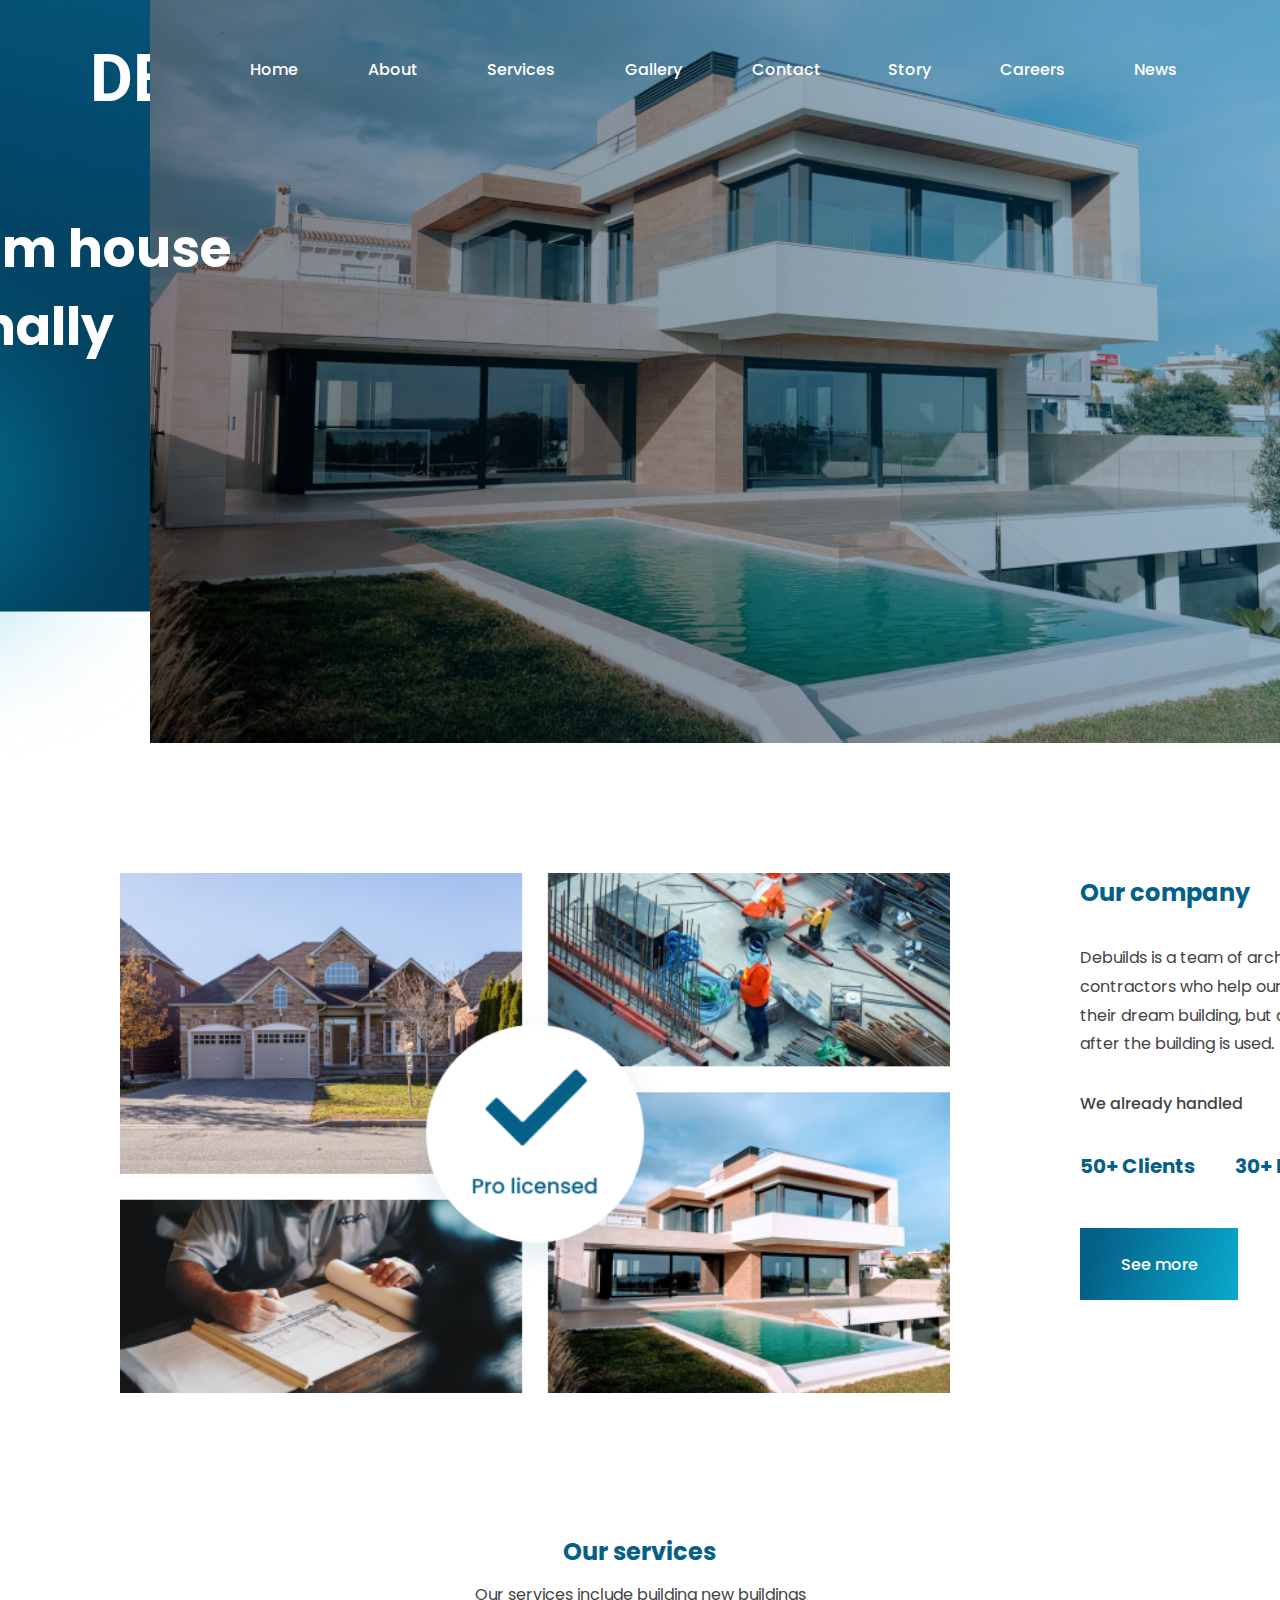
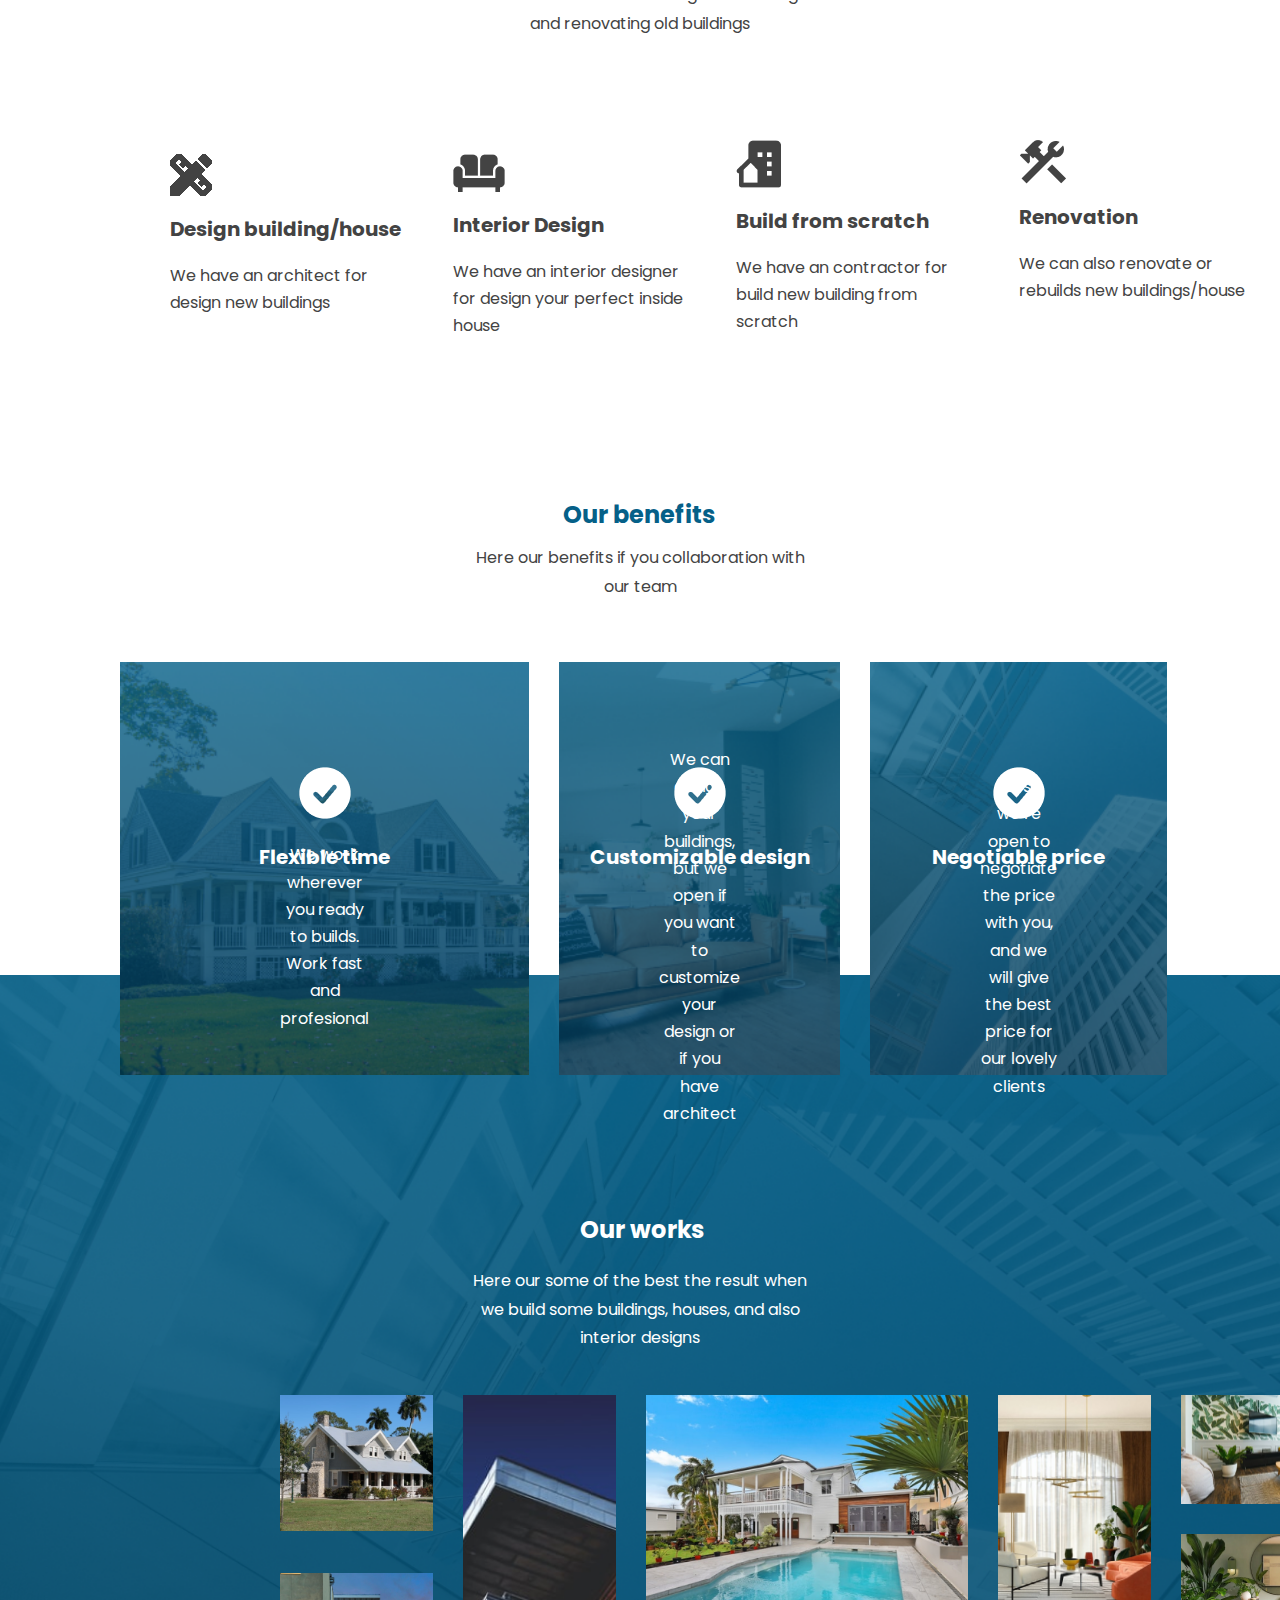
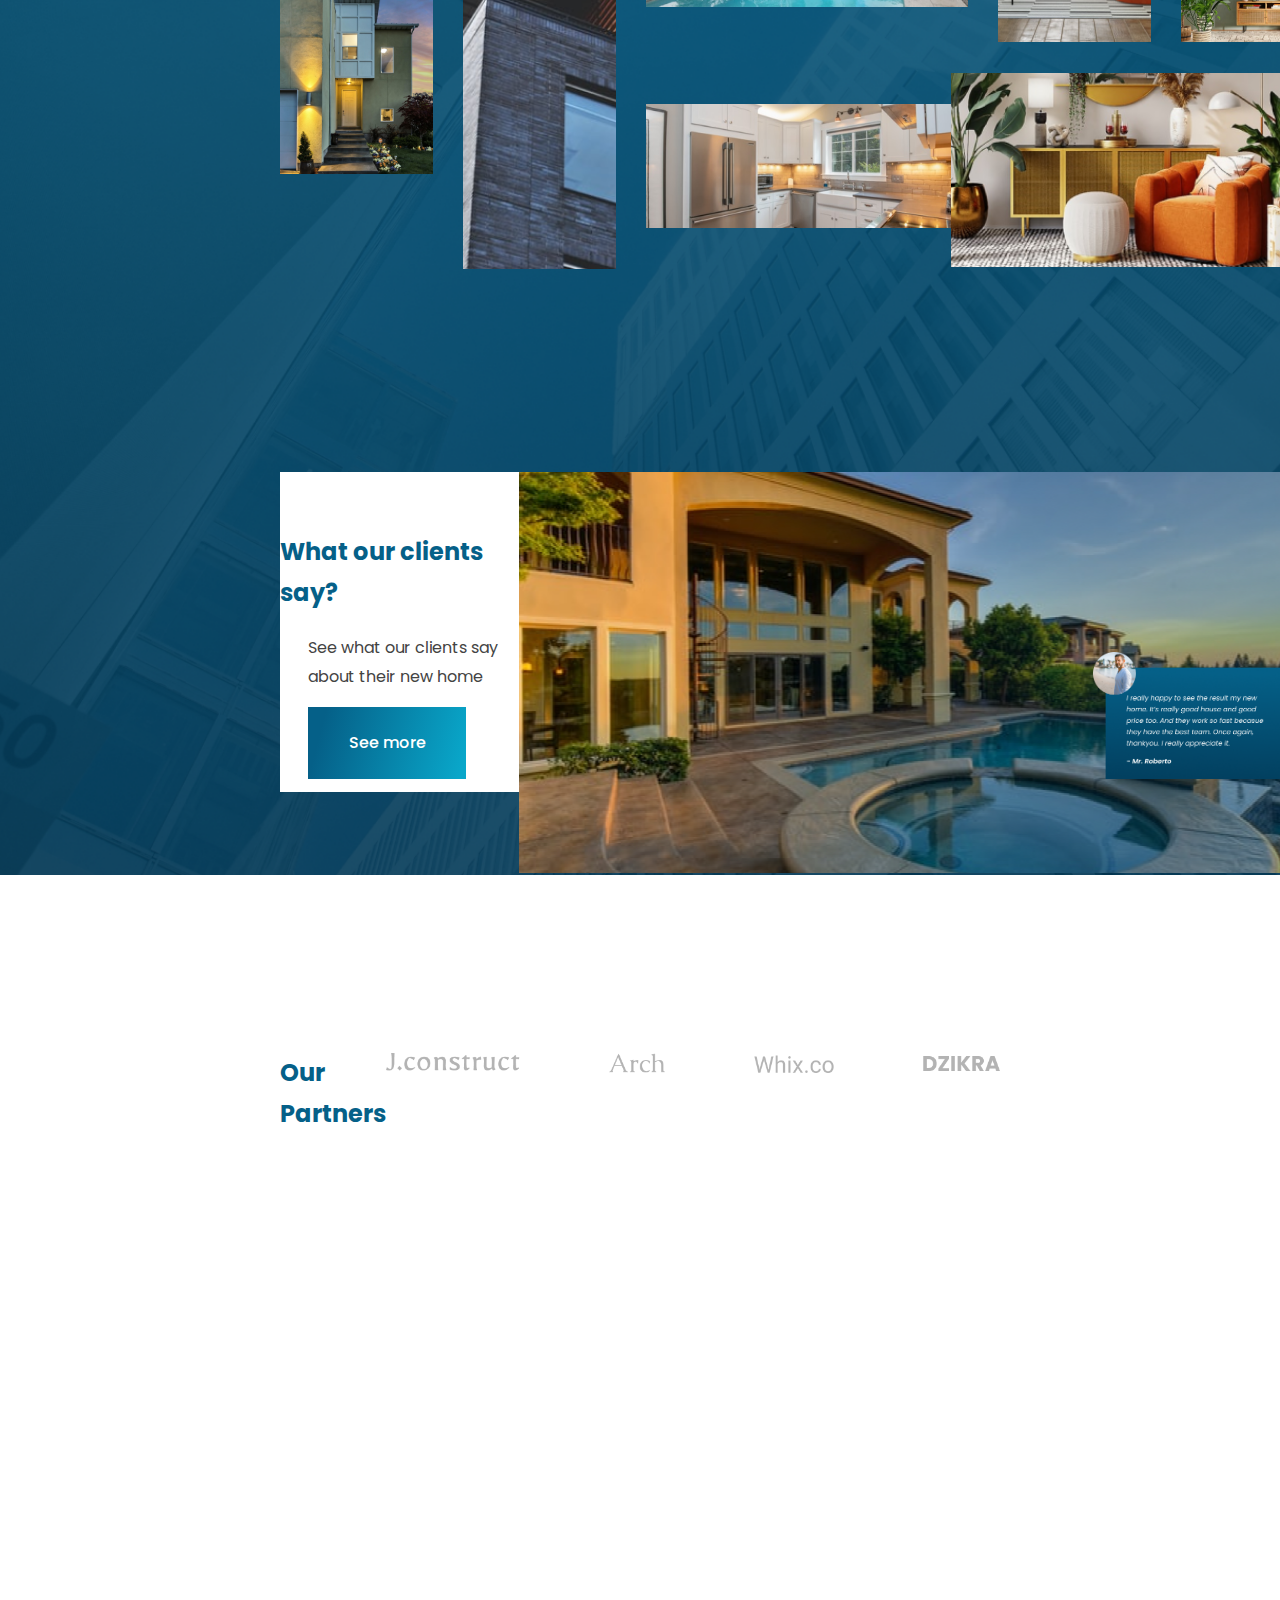
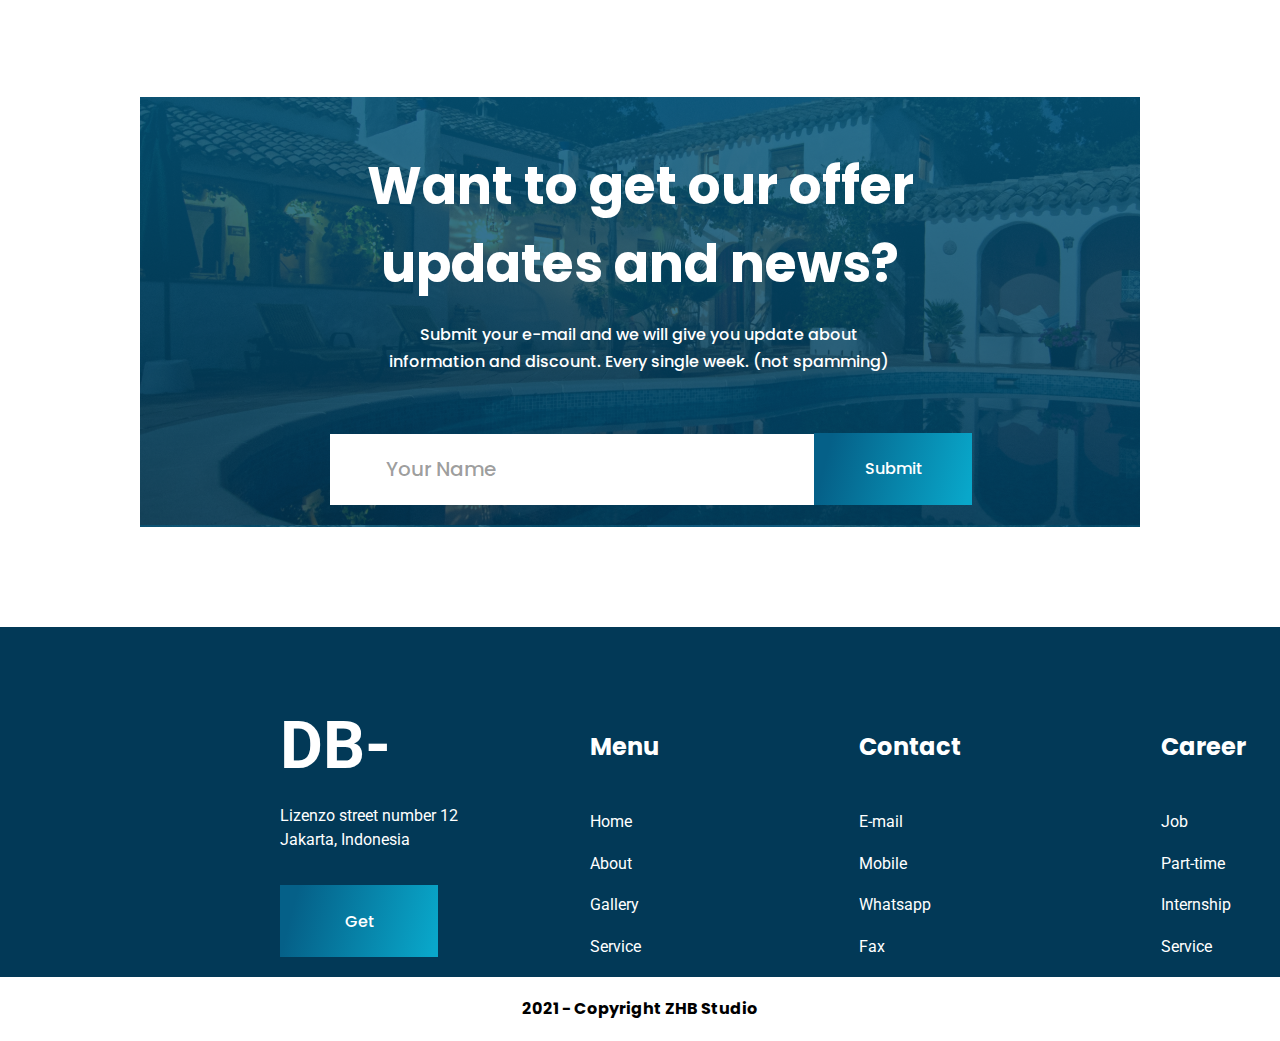
<file: index.html>
<!DOCTYPE html>
<html lang="en">

<head>
    <meta charset="UTF-8">
    <meta http-equiv="X-UA-Compatible" content="IE=edge">
    <meta name="viewport" content="width=device-width, initial-scale=1.0">
    <link rel="stylesheet" href="css/style.css">
    <link href="https://unpkg.com/aos@2.3.1/dist/aos.css" rel="stylesheet">
    <link
        href="https://fonts.googleapis.com/css2?family=Inter:wght@500&family=Poppins:ital,wght@0,100;0,200;0,300;0,400;0,500;0,600;0,700;0,800;0,900;1,100;1,200;1,300;1,400;1,500;1,600;1,700;1,800;1,900&display=swap"
        rel="stylesheet">
    <link rel="preconnect" href="https://fonts.googleapis.com">
    <link rel="preconnect" href="https://fonts.gstatic.com" crossorigin>
    <link
        href="https://fonts.googleapis.com/css2?family=Roboto:ital,wght@0,100;0,300;0,400;0,500;0,700;0,900;1,100;1,300;1,400;1,500;1,700;1,900&display=swap"
        rel="stylesheet">
    <title>DB</title>
</head>

<body>
    <div class="header">
        <div class="logo">
            <a class="logoa" href="">DB-</a>
        </div>
    </div>
    <div class="headrp">
        <div class="headimg">
            <div class="headtxt">
                <div class="heada">
                    <a href="index.html">Home</a>
                </div>
                <div class="heada">
                    <a href="about.html">About</a>
                </div>
                <div class="heada">
                    <a href="services.html">Services</a>
                </div>
                <div class="heada">
                    <a href="gallery.html">Gallery</a>
                </div>
                <div class="heada">
                    <a href="contact.html">Contact</a>
                </div>
                <div class="heada">
                    <a href="story.html">Story</a>
                </div>
                <div class="heada">
                    <a href="career.html">Careers</a>
                </div>
                <div class="heada">
                    <a href="news.html">News</a>
                </div>
            </div>
            <div class="undrtxt">
                <div class="undrtxt1">
                    <p>We build your dream house well and professionally</p>
                </div>
                <div class="undrtxt2">
                    <p>Our team can build a house according to your wishes. Any design and concept, we will help make it
                        happen</p>
                </div>
                <button class="button">
                    <p class="btntxt">Contact us</p>
                </button>
            </div>
        </div>

    </div>
    <div class="ourcomp">
        <div class="oclp">
        </div>
        <div class="ocrtxt">
            <div class="octxt">
                <p class="ocp1">Our company</p>
                <p class="ocp2">Debuilds is a team of architects, interior design, and contractors who help our clients
                    not only to build their dream building, but also to feel comfortable after the building is used.</p>
                <p class="ocp3">We already handled</p>
                <div class="ocgrid">
                    <p>50+ Clients</p>
                    <p>30+ House</p>
                    <p>20+ Building</p>
                </div>
                <div class="ocbtn">
                    <button class="button">
                        <p class="btntxt">See more</p>
                    </button>
                </div>
            </div>
        </div>
    </div>
    <div class="ourserv">
        <div class="ourservhead">
            <div class="ostxt1">
                <div>
                    <p class="osp1">Our services</p>
                </div>
            </div>
            <div class="ostxt2">
                <p>Our services include building new buildings and renovating old buildings</p>
            </div>
        </div>
        <div class="osgrid">
            <div class="osbgp">
                <div class="osrep">
                    <div class="osgridp">
                        <img class="osimg" src="img/pen.png" alt="">
                        <p class="osp2">Design building/house</p>
                        <p class="osp3">We have an architect for design new buildings</p>
                    </div>
                </div>
            </div>
            <div class="osbgp">
                <div class="osrep">
                    <div class="osgridp">
                        <img class="osimg" src="img/divan.png" alt="">
                        <p class="osp2">Interior Design</p>
                        <p class="osp3">We have an interior designer for design your perfect inside house</p>
                    </div>
                </div>
            </div>
            <div class="osbgp">
                <div class="osrep">
                    <div class="osgridp">
                        <img class="osimg1" src="img/dom.png" alt="">
                        <p class="osp2">Build from scratch</p>
                        <p class="osp3">We have an contractor for build new building from scratch</p>
                    </div>
                </div>
            </div>
            <div class="osbgp">
                <div class="osrep">
                    <div class="osgridp">
                        <img class="osimg1" src="img/tools.png" alt="">
                        <p class="osp2">Renovation</p>
                        <p class="osp3">We can also renovate or rebuilds new buildings/house</p>
                    </div>
                </div>
            </div>
        </div>
    </div>
    <div class="ourben">
        <div class="ourservhead">
            <div class="ostxt1">
                <div>
                    <p class="osp1">Our benefits</p>
                </div>
            </div>
            <div class="ostxt2">
                <p>Here our benefits if you collaboration with our team</p>
            </div>
        </div>
        <div class="obgrid">
            <div class="ob1">
                <div class="ob1grid">
                    <div class="obimgc">
                        <img src="img/galka.png" alt="">
                    </div>
                    <div class="obimgc">
                        <p class="ob1p">Flexible time</p>
                    </div>
                    <div class="obimgc1">
                        <p class="ob2p">We work wherever you ready to builds. Work fast and profesional</p>
                    </div>
                </div>
            </div>
            <div class="ob2">
                <div class="ob1grid">
                    <div class="obimgc">
                        <img src="img/galka.png" alt="">
                    </div>
                    <div class="obimgc">
                        <p class="ob1p">Customizable design</p>
                    </div>
                    <div class="obimgc2">
                        <p class="ob2p">We can design your buildings, but we open if you want to customize your design
                            or if you have architect</p>
                    </div>
                </div>
            </div>
            <div class="ob3">
                <div class="ob1grid">
                    <div class="obimgc">
                        <img src="img/galka.png" alt="">
                    </div>
                    <div class="obimgc">
                        <p class="ob1p">Negotiable price</p>
                    </div>
                    <div class="obimgc3">
                        <p class="ob2p">Yes, we’re open to negotiate the price with you, and we will give the best price
                            for our lovely clients</p>
                    </div>
                </div>
            </div>
        </div>
    </div>
    <div class="bluebox">
    </div>
    <div class="owall">
        <div class="ourworkshead">
            <div class="owtxt1">
                <div>
                    <p class="owp1">Our works</p>
                </div>
            </div>
            <div class="owtxt2">
                <p>Here our some of the best the result when we build some buildings, houses, and also interior designs
                </p>
            </div>
        </div>
        <div class="owgrid">
            <div class="owgrid1">
                <div class="owgrid1img">
                    <img src="img/owimg1.png" alt="">
                </div>
                <div class="owgrid2img">
                    <img src="img/owimg2.png" alt="">
                </div>
            </div>
            <div class="owgrid2">

            </div>
            <div class="owgrid3">
                <div class="owgrid4img">
                    <img src="img/owimg4.png" alt="">
                </div>
                <div class="owgrid5img">
                    <img src="img/owimg5.png" alt="">
                </div>
            </div>
            <div class="owgrid4">

            </div>
            <div class="owgrid5">
                <div class="owgrid7img">
                </div>
                <div class="owgrid8img">
                </div>
            </div>
            <div class="owgrid6">
            </div>
        </div>
        <div class="owbtn">
            <button class="button">
                <p class="btntxt">See more</p>
            </button>
        </div>
    </div>
    <div class="wocsall">
        <div class="wocslp">
            <div class="lpp1">
                <p>What our clients say?</p>
            </div>
            <div class="lpp2">
                <p>See what our clients say about their new home</p>
            </div>
            <div class="lpbtn">
                <button class="button">
                    <p class="btntxt">See more</p>
                </button>
            </div>
        </div>
        <div class="wocsimg">
            <div class="testi">
                <img src="img/Testi.png" alt="">
            </div>
        </div>
    </div>
    <div class="partners">
        <div class="op">
            <p>Our Partners</p>
        </div>
        <div class="partimg">
            <img src="img/part.png" alt="">
        </div>
    </div>
    <div class="video">
        <div class="thumb-wrap">
            <iframe width="1080" height="520" src="https://www.youtube.com/embed/zrMd7IMRQPI"
                title="YouTube video player" frameborder="0"
                allow="accelerometer; autoplay; clipboard-write; encrypted-media; gyroscope; picture-in-picture"
                allowfullscreen></iframe>
        </div>

    </div>
    <div class="form">
        <div class="formall">
            <div class="formtxt1">
                <p>Want to get our offer updates and news?</p>
            </div>
            <div class="formtxt2">
                <p>Submit your e-mail and we will give you update about information and discount. Every single week.
                    (not spamming)</p>
            </div>
            <div class="formbtn">
                <div class="formmg"><input placeholder="Your Name" type="text"></div>
                <div class="btnform">
                    <button class="button">
                        <p class="btntxt">Submit</p>
                    </button>
                </div>
            </div>
        </div>
    </div>
    <footer class="footer">
        <div class="lan">
            <div class="logo">
                <a class="footerlogo" href="">DB-</a>
            </div>
            <div class="street">
                <p>Lizenzo street number 12
                    Jakarta, Indonesia</p>
            </div>
            <div class="footbtn">
                <button class="button">
                    <p class="btntxt">Get</p>
                </button>
            </div>
        </div>
        <div class="foota1">
            <div class="menu">
                <p class="h1">Menu</p>
            </div>
            <div class="home">
                <a class="txta" href="">Home</a>
            </div>
            <div class="about">
                <a class="txta" href="">About</a>
            </div>
            <div class="gal">
                <a class="txta" href="">Gallery</a>
            </div>
            <div class="serv">
                <a class="txta" href="">Service</a>
            </div>
        </div>
        <div class="foota2">
            <div class="menu">
                <p class="h1">Contact</p>
            </div>
            <div class="home">
                <a class="txta" href="">E-mail</a>
            </div>
            <div class="about">
                <a class="txta" href="">Mobile</a>
            </div>
            <div class="gal">
                <a class="txta" href="">Whatsapp</a>
            </div>
            <div class="serv">
                <a class="txta" href="">Fax</a>
            </div>
        </div>
        <div class="foota3">
            <div class="menu">
                <p class="h1">Career</p>
            </div>
            <div class="home">
                <a class="txta" href="">Job</a>
            </div>
            <div class="about">
                <a class="txta" href="">Part-time</a>
            </div>
            <div class="gal">
                <a class="txta" href="">Internship</a>
            </div>
            <div class="serv">
                <a class="txta" href="">Service</a>
            </div>
        </div>
        <div class="foota4">
            <div class="menu">
                <p class="h1">Business</p>
            </div>
            <div class="home">
                <a class="txta" href="">Affiliate</a>
            </div>
            <div class="about">
                <a class="txta" href="">Collaboration</a>
            </div>
            <div class="gal">
                <a class="txta" href="">Investment</a>
            </div>
            <div class="serv">
                <a class="txta" href="">People</a>
            </div>
        </div>
    </footer>
    <div class="footer-down">
        <h4>2021 - Copyright ZHB Studio</h4>
    </div>
</body>

</html>
</file>
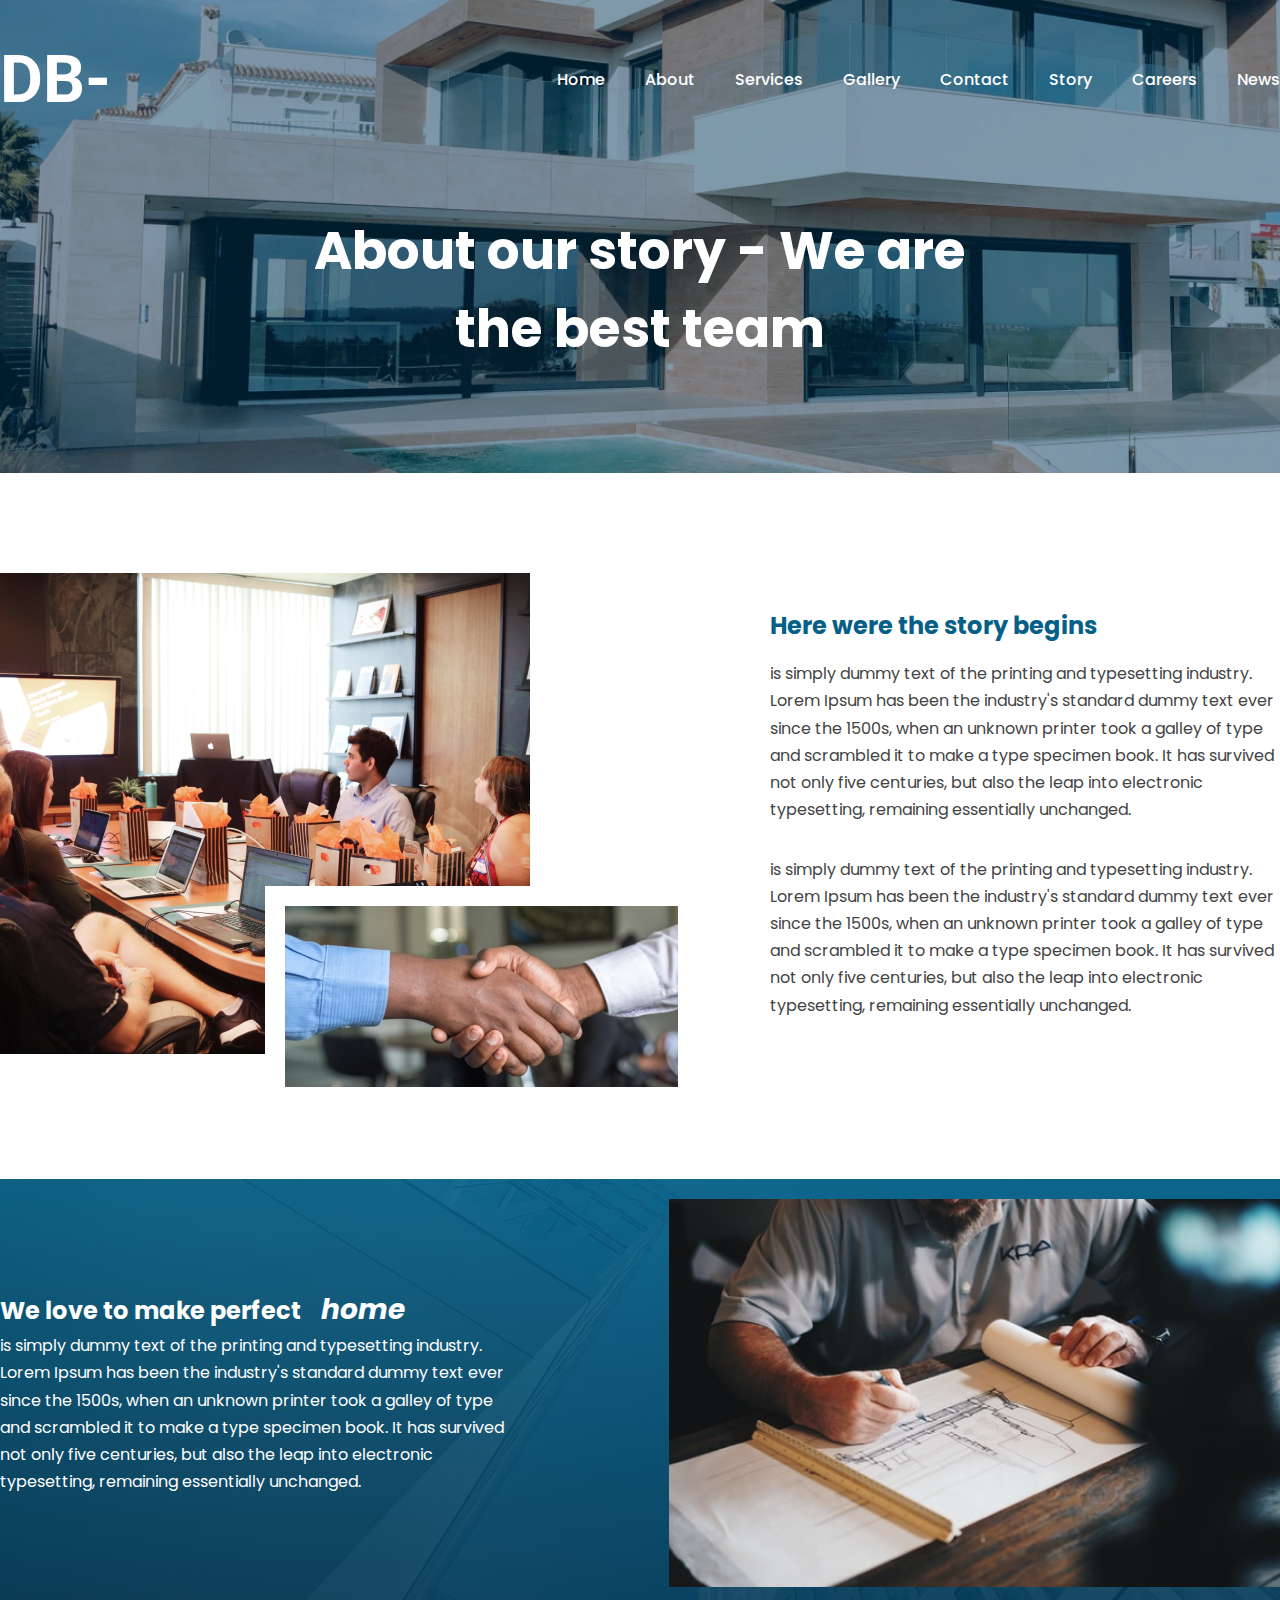
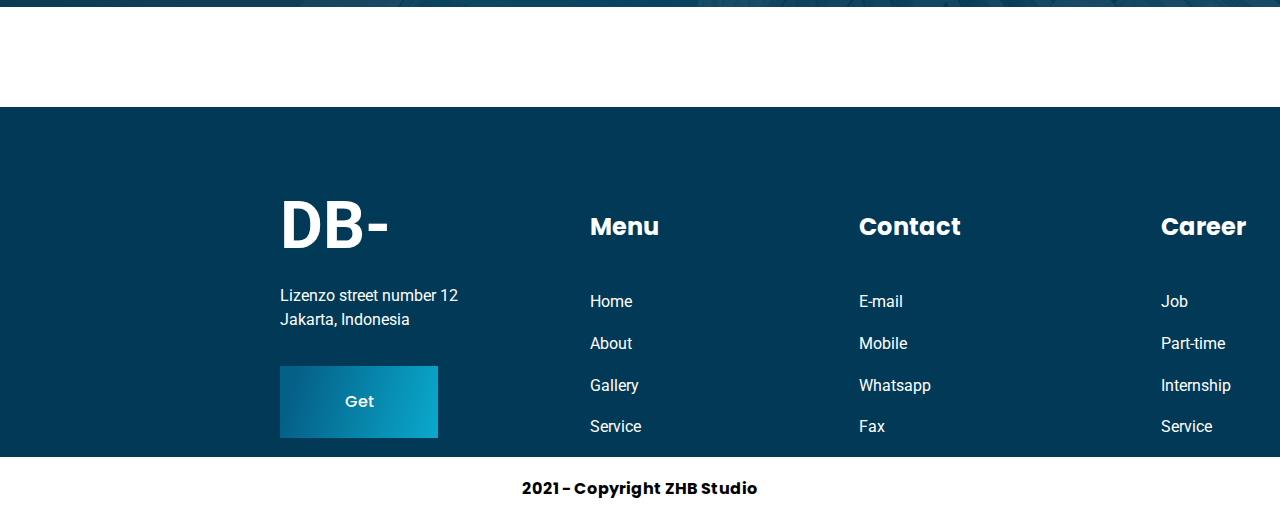
<file: about.html>
<!DOCTYPE html>
<html lang="en">

<head>
   <meta charset="UTF-8">
   <meta http-equiv="X-UA-Compatible" content="IE=edge">
   <meta name="viewport" content="width=device-width, initial-scale=1.0">
   <link rel="stylesheet" href="css/style.css">
   <link href="https://unpkg.com/aos@2.3.1/dist/aos.css" rel="stylesheet">
   <link
      href="https://fonts.googleapis.com/css2?family=Inter:wght@500&family=Poppins:ital,wght@0,100;0,200;0,300;0,400;0,500;0,600;0,700;0,800;0,900;1,100;1,200;1,300;1,400;1,500;1,600;1,700;1,800;1,900&display=swap"
      rel="stylesheet">
   <link rel="preconnect" href="https://fonts.googleapis.com">
   <link rel="preconnect" href="https://fonts.gstatic.com" crossorigin>
   <link
      href="https://fonts.googleapis.com/css2?family=Roboto:ital,wght@0,100;0,300;0,400;0,500;0,700;0,900;1,100;1,300;1,400;1,500;1,700;1,900&display=swap"
      rel="stylesheet">
   <title>DBt</title>
</head>

<body>
   <!-- ====================== HEADER ========================== -->
   <header>
      <div class="wrapper">
         <div class="header__content">
            <nav>
               <div class="header__content-logo">
                  DB-
               </div>
               <ul class="header__content-list">
                  <li><a href="index.html">Home</a></li>
                  <li><a href="about.html">About</a></li>
                  <li><a href="services.html">Services</a></li>
                  <li><a href="gallery.html">Gallery</a></li>
                  <li><a href="contact.html">Contact</a></li>
                  <li><a href="story.html">Story</a></li>
                  <li><a href="career.html">Careers</a></li>
                  <li><a href="news.html">News</a></li>
               </ul>
            </nav>
            <div class="header__content-main">
               <h1>About our story - We are <br> the best team</h1>
            </div>
         </div>
      </div>
   </header>



   <!-- ================================ MAIN CODE ============================== -->
   <main>
      <div class="wrapper">
         <section class="storybegins">

            <div class="storybegins__images">
               <img src="img/about/Rectangle 31.png" alt="#">
               <img class="pos" src="img/about/Rectangle 32.png" alt="#">
            </div>

            <div class="storybegins__text">
               <h2>Here were the story begins</h2>
               <p>is simply dummy text of the printing and typesetting industry. Lorem Ipsum has been the industry's
                  standard dummy text ever since the 1500s, when an unknown printer took a galley of type and scrambled
                  it to make a type specimen book. It has survived not only five centuries, but also the leap into
                  electronic typesetting, remaining essentially unchanged.</p>
               <p>is simply dummy text of the printing and typesetting industry. Lorem Ipsum has been the industry's
                  standard dummy text ever since the 1500s, when an unknown printer took a galley of type and scrambled
                  it to make a type specimen book. It has survived not only five centuries, but also the leap into
                  electronic typesetting, remaining essentially unchanged.</p>
            </div>

         </section>
      </div>
      <section class="love">
         <div class="wrapper">
            <div class="love__content">
               <h2>We love to make perfect<span>home</span></h2>
               <p>is simply dummy text of the printing and typesetting industry. Lorem Ipsum has been the industry's
                  standard dummy text ever since the 1500s, when an unknown printer took a galley of type and scrambled
                  it to make a type specimen book. It has survived not only five centuries, but also the leap into
                  electronic typesetting, remaining essentially unchanged.</p>
            </div>
            <div class="love__img">
               <img src="img/about/aboutimg.png" alt="#">
            </div>
         </div>

      </section>
   </main>




   <!-- ================================ FOOTER ================================ -->
   <footer class="footer">
      <div class="lan">
         <div class="logo">
            <a class="footerlogo" href="">DB-</a>
         </div>
         <div class="street">
            <p>Lizenzo street number 12
               Jakarta, Indonesia</p>
         </div>
         <div class="footbtn">
            <button class="button">
               <p class="btntxt">Get</p>
            </button>
         </div>
      </div>
      <div class="foota1">
         <div class="menu">
            <p class="h1">Menu</p>
         </div>
         <div class="home">
            <a class="txta" href="">Home</a>
         </div>
         <div class="about">
            <a class="txta" href="">About</a>
         </div>
         <div class="gal">
            <a class="txta" href="">Gallery</a>
         </div>
         <div class="serv">
            <a class="txta" href="">Service</a>
         </div>
      </div>
      <div class="foota2">
         <div class="menu">
            <p class="h1">Contact</p>
         </div>
         <div class="home">
            <a class="txta" href="">E-mail</a>
         </div>
         <div class="about">
            <a class="txta" href="">Mobile</a>
         </div>
         <div class="gal">
            <a class="txta" href="">Whatsapp</a>
         </div>
         <div class="serv">
            <a class="txta" href="">Fax</a>
         </div>
      </div>
      <div class="foota3">
         <div class="menu">
            <p class="h1">Career</p>
         </div>
         <div class="home">
            <a class="txta" href="">Job</a>
         </div>
         <div class="about">
            <a class="txta" href="">Part-time</a>
         </div>
         <div class="gal">
            <a class="txta" href="">Internship</a>
         </div>
         <div class="serv">
            <a class="txta" href="">Service</a>
         </div>
      </div>
      <div class="foota4">
         <div class="menu">
            <p class="h1">Business</p>
         </div>
         <div class="home">
            <a class="txta" href="">Affiliate</a>
         </div>
         <div class="about">
            <a class="txta" href="">Collaboration</a>
         </div>
         <div class="gal">
            <a class="txta" href="">Investment</a>
         </div>
         <div class="serv">
            <a class="txta" href="">People</a>
         </div>
      </div>
   </footer>
   <div class="footer-down">
      <h4>2021 - Copyright ZHB Studio</h4>
   </div>
</body>

</html>
</file>
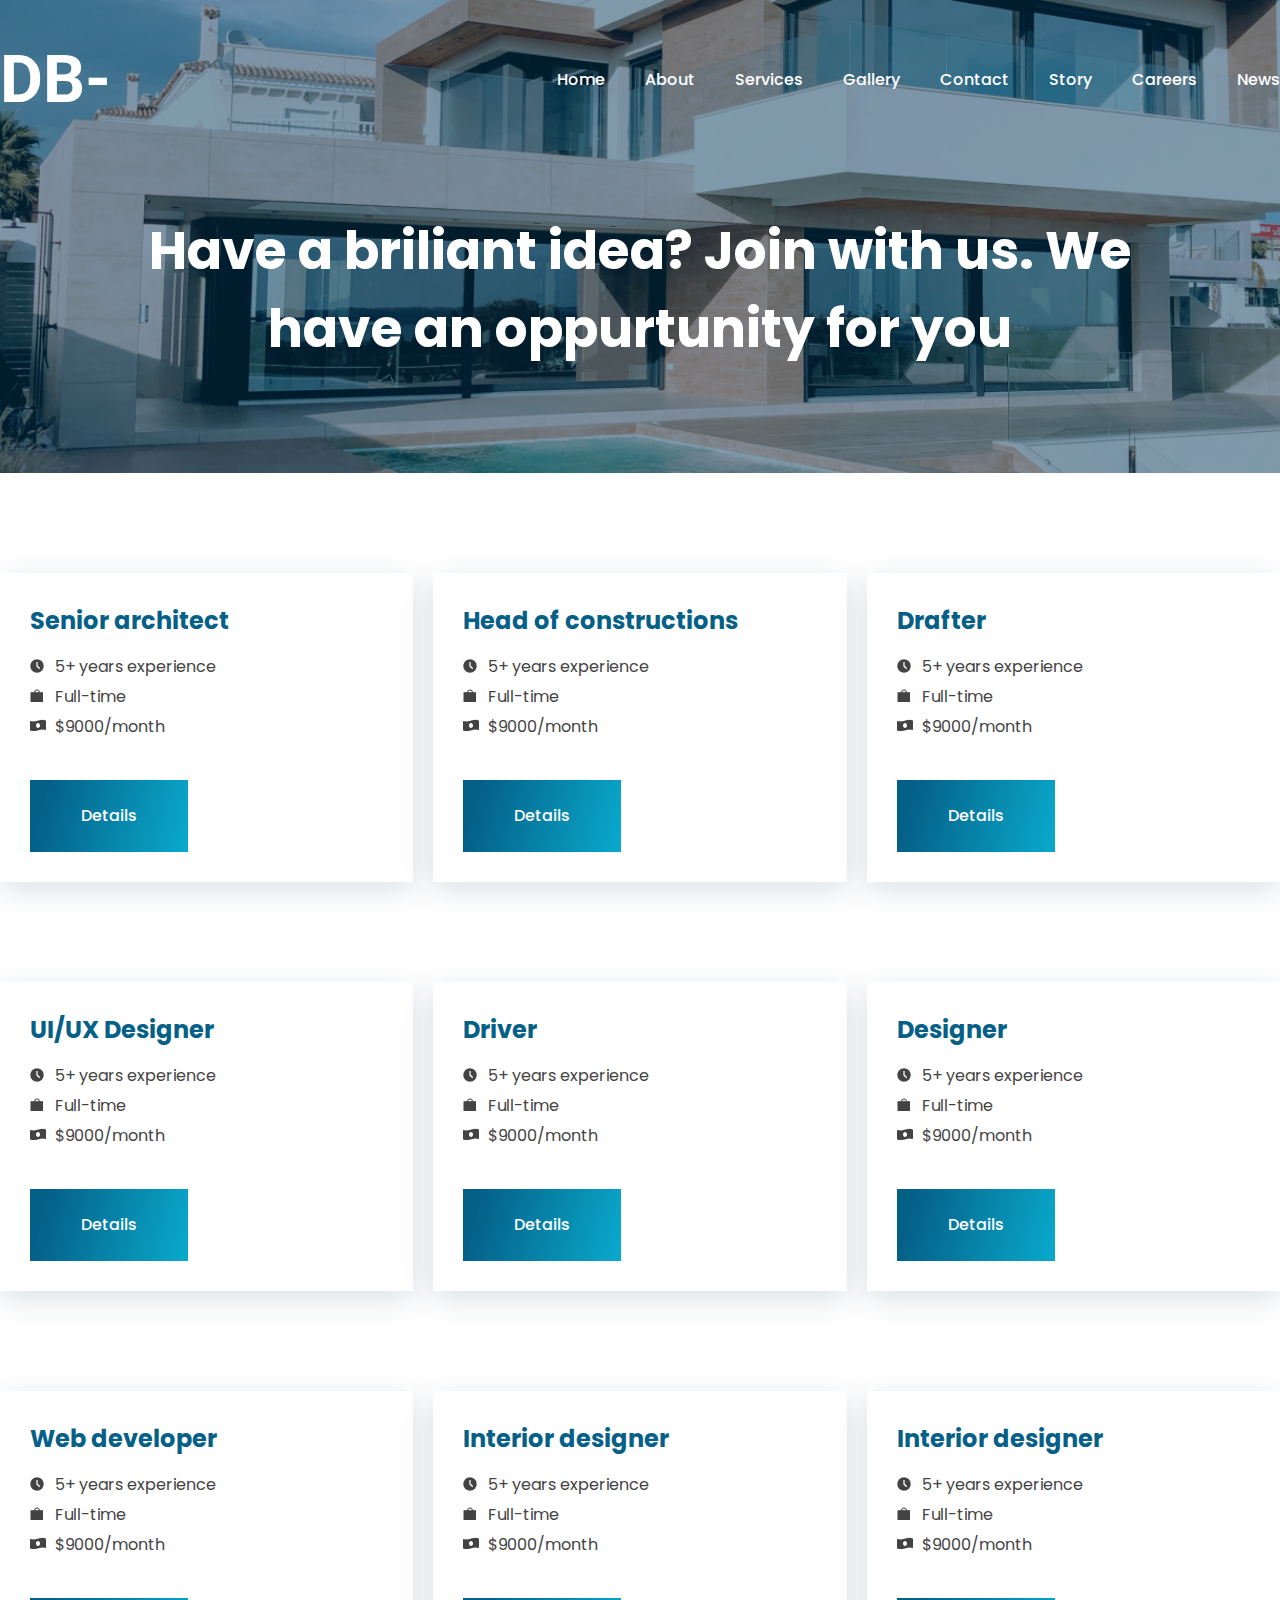
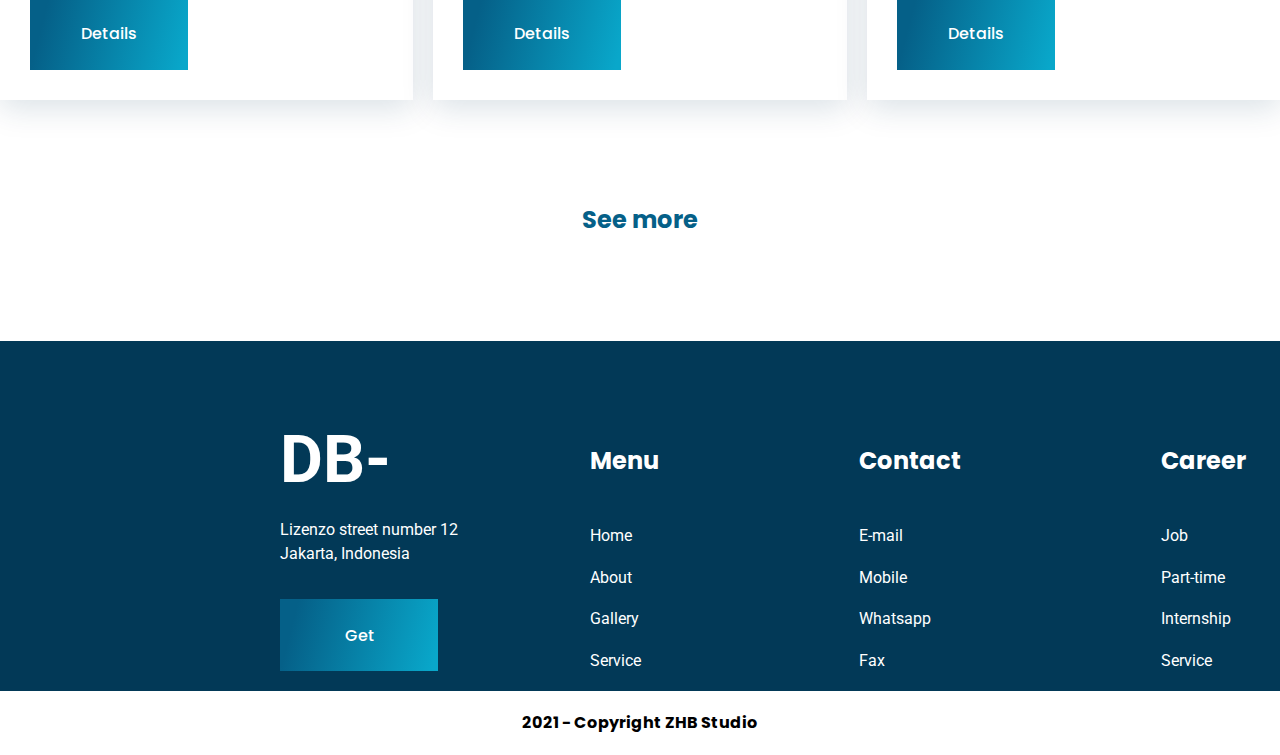
<file: career.html>
<!DOCTYPE html>
<html lang="en">

<head>
    <meta charset="UTF-8">
    <meta http-equiv="X-UA-Compatible" content="IE=edge">
    <meta name="viewport" content="width=device-width, initial-scale=1.0">
    <link rel="stylesheet" href="css/style.css">
    <link href="https://unpkg.com/aos@2.3.1/dist/aos.css" rel="stylesheet">
    <link
        href="https://fonts.googleapis.com/css2?family=Inter:wght@500&family=Poppins:ital,wght@0,100;0,200;0,300;0,400;0,500;0,600;0,700;0,800;0,900;1,100;1,200;1,300;1,400;1,500;1,600;1,700;1,800;1,900&display=swap"
        rel="stylesheet">
    <link rel="preconnect" href="https://fonts.googleapis.com">
    <link rel="preconnect" href="https://fonts.gstatic.com" crossorigin>
    <link
        href="https://fonts.googleapis.com/css2?family=Roboto:ital,wght@0,100;0,300;0,400;0,500;0,700;0,900;1,100;1,300;1,400;1,500;1,700;1,900&display=swap"
        rel="stylesheet">
    <title>DBt</title>
</head>

<body>
    <!-- ====================== HEADER ========================== -->
    <header>
        <div class="wrapper">
            <div class="header__content">
                <nav>
                    <div class="header__content-logo">
                        DB-
                    </div>
                    <ul class="header__content-list">
                        <li><a href="index.html">Home</a></li>
                        <li><a href="about.html">About</a></li>
                        <li><a href="services.html">Services</a></li>
                        <li><a href="gallery.html">Gallery</a></li>
                        <li><a href="contact.html">Contact</a></li>
                        <li><a href="story.html">Story</a></li>
                        <li><a href="career.html">Careers</a></li>
                        <li><a href="news.html">News</a></li>
                    </ul>
                </nav>
                <div class="header__content-main">
                    <h1>Have a briliant idea? Join with us. We <br> have an oppurtunity for you</h1>
                </div>
            </div>
        </div>
    </header>




    <!-- ================================ MAIN CODE ============================== -->
    <main>
        <div class="wrapper">
            <section class="workplaces">
                <div class="workplaces__block">
                    <h3>Senior architect</h3>
                    <ul>
                        <li>5+ years experience</li>
                        <li>Full-time</li>
                        <li>$9000/month</li>
                    </ul>
                    <button class="button">Details</button>
                </div>
                <div class="workplaces__block">
                    <h3>Head of constructions</h3>
                    <ul>
                        <li>5+ years experience</li>
                        <li>Full-time</li>
                        <li>$9000/month</li>
                    </ul>
                    <button class="button">Details</button>
                </div>
                <div class="workplaces__block">
                    <h3>Drafter</h3>
                    <ul>
                        <li>5+ years experience</li>
                        <li>Full-time</li>
                        <li>$9000/month</li>
                    </ul>
                    <button class="button">Details</button>
                </div>
                <div class="workplaces__block">
                    <h3>UI/UX Designer</h3>
                    <ul>
                        <li>5+ years experience</li>
                        <li>Full-time</li>
                        <li>$9000/month</li>
                    </ul>
                    <button class="button">Details</button>
                </div>
                <div class="workplaces__block">
                    <h3>Driver</h3>
                    <ul>
                        <li>5+ years experience</li>
                        <li>Full-time</li>
                        <li>$9000/month</li>
                    </ul>
                    <button class="button">Details</button>
                </div>
                <div class="workplaces__block">
                    <h3>Designer</h3>
                    <ul>
                        <li>5+ years experience</li>
                        <li>Full-time</li>
                        <li>$9000/month</li>
                    </ul>
                    <button class="button">Details</button>
                </div>
                <div class="workplaces__block">
                    <h3>Web developer</h3>
                    <ul>
                        <li>5+ years experience</li>
                        <li>Full-time</li>
                        <li>$9000/month</li>
                    </ul>
                    <button class="button">Details</button>
                </div>
                <div class="workplaces__block">
                    <h3>Interior designer</h3>
                    <ul>
                        <li>5+ years experience</li>
                        <li>Full-time</li>
                        <li>$9000/month</li>
                    </ul>
                    <button class="button">Details</button>
                </div>
                <div class="workplaces__block">
                    <h3>Interior designer</h3>
                    <ul>
                        <li>5+ years experience</li>
                        <li>Full-time</li>
                        <li>$9000/month</li>
                    </ul>
                    <button class="button">Details</button>
                </div>

            </section>
            <div class="gallery__link">
                <a href="#">See more</a>
            </div>
        </div>
    </main>




    <!-- ================================ FOOTER ================================ -->
    <footer class="footer">
        <div class="lan">
            <div class="logo">
                <a class="footerlogo" href="">DB-</a>
            </div>
            <div class="street">
                <p>Lizenzo street number 12
                    Jakarta, Indonesia</p>
            </div>
            <div class="footbtn">
                <button class="button">
                    <p class="btntxt">Get</p>
                </button>
            </div>
        </div>
        <div class="foota1">
            <div class="menu">
                <p class="h1">Menu</p>
            </div>
            <div class="home">
                <a class="txta" href="">Home</a>
            </div>
            <div class="about">
                <a class="txta" href="">About</a>
            </div>
            <div class="gal">
                <a class="txta" href="">Gallery</a>
            </div>
            <div class="serv">
                <a class="txta" href="">Service</a>
            </div>
        </div>
        <div class="foota2">
            <div class="menu">
                <p class="h1">Contact</p>
            </div>
            <div class="home">
                <a class="txta" href="">E-mail</a>
            </div>
            <div class="about">
                <a class="txta" href="">Mobile</a>
            </div>
            <div class="gal">
                <a class="txta" href="">Whatsapp</a>
            </div>
            <div class="serv">
                <a class="txta" href="">Fax</a>
            </div>
        </div>
        <div class="foota3">
            <div class="menu">
                <p class="h1">Career</p>
            </div>
            <div class="home">
                <a class="txta" href="">Job</a>
            </div>
            <div class="about">
                <a class="txta" href="">Part-time</a>
            </div>
            <div class="gal">
                <a class="txta" href="">Internship</a>
            </div>
            <div class="serv">
                <a class="txta" href="">Service</a>
            </div>
        </div>
        <div class="foota4">
            <div class="menu">
                <p class="h1">Business</p>
            </div>
            <div class="home">
                <a class="txta" href="">Affiliate</a>
            </div>
            <div class="about">
                <a class="txta" href="">Collaboration</a>
            </div>
            <div class="gal">
                <a class="txta" href="">Investment</a>
            </div>
            <div class="serv">
                <a class="txta" href="">People</a>
            </div>
        </div>
    </footer>
    <div class="footer-down">
        <h4>2021 - Copyright ZHB Studio</h4>
    </div>

</body>

</html>
</file>
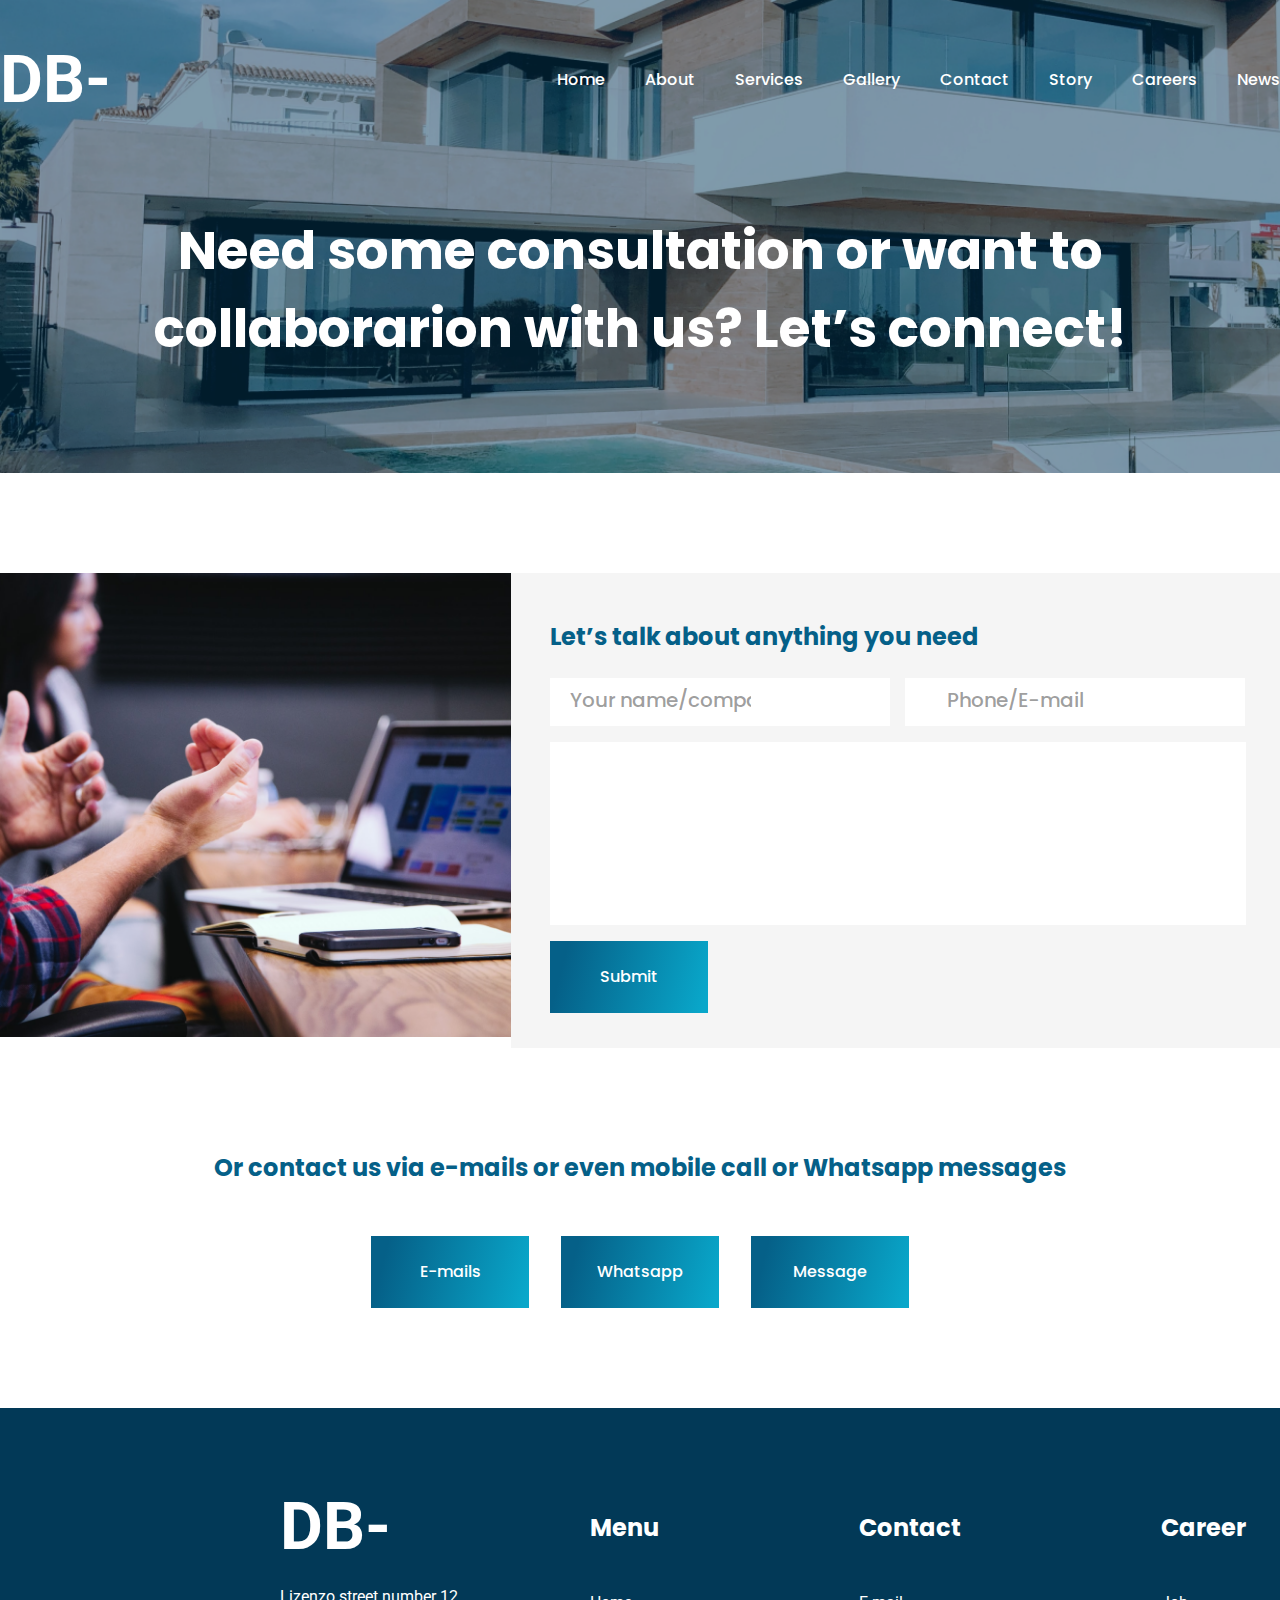
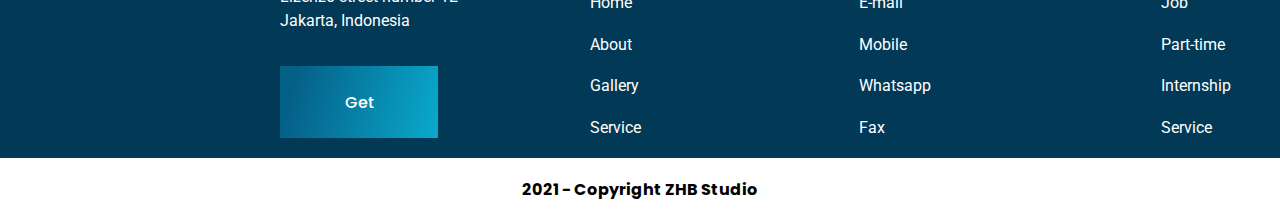
<file: contact.html>
<!DOCTYPE html>
<html lang="en">

<head>
   <meta charset="UTF-8">
   <meta http-equiv="X-UA-Compatible" content="IE=edge">
   <meta name="viewport" content="width=device-width, initial-scale=1.0">
   <link rel="stylesheet" href="css/style.css">
   <link href="https://unpkg.com/aos@2.3.1/dist/aos.css" rel="stylesheet">
   <link
      href="https://fonts.googleapis.com/css2?family=Inter:wght@500&family=Poppins:ital,wght@0,100;0,200;0,300;0,400;0,500;0,600;0,700;0,800;0,900;1,100;1,200;1,300;1,400;1,500;1,600;1,700;1,800;1,900&display=swap"
      rel="stylesheet">
   <link rel="preconnect" href="https://fonts.googleapis.com">
   <link rel="preconnect" href="https://fonts.gstatic.com" crossorigin>
   <link
      href="https://fonts.googleapis.com/css2?family=Roboto:ital,wght@0,100;0,300;0,400;0,500;0,700;0,900;1,100;1,300;1,400;1,500;1,700;1,900&display=swap"
      rel="stylesheet">
   <title>DBt</title>
</head>

<body>
   <!-- ====================== HEADER ========================== -->
   <header>
    <div class="wrapper">
       <div class="header__content">
          <nav>
             <div class="header__content-logo">
                DB-
             </div>
             <ul class="header__content-list">
                <li><a href="index.html">Home</a></li>
                <li><a href="about.html">About</a></li>
                <li><a href="services.html">Services</a></li>
                <li><a href="gallery.html">Gallery</a></li>
                <li><a href="contact.html">Contact</a></li>
                <li><a href="story.html">Story</a></li>
                <li><a href="career.html">Careers</a></li>
                <li><a href="news.html">News</a></li>
             </ul>
          </nav>
          <div class="header__content-main">
             <h1>Need some consultation or want to <br> collaborarion with us? Let’s connect!</h1>
          </div>
       </div>
    </div>
 </header>



   
   <!-- ================================ MAIN CODE ============================== -->
   <main>
    <div class="wrapper">
        <section class="former">
            <div class="former__img">
                <img src="img/services/imgservices.png" alt="#">
            </div>
            <div class="former__content">
                <h2>Let’s talk about anything you need</h2>
                <form class="former__content-form">
                    <div class="former__content-form-inputs">
                        <input  placeholder="Your name/company name">
                        <input  placeholder="Phone/E-mail">
                    </div>
                    <textarea name="Message"></textarea>
                    <button class="button">Submit</button>
                </form>
            </div>
        </section>

        <section class="contact">
            <h2>Or contact us via e-mails or even mobile call or Whatsapp messages</h2>
            <div class="contact__buttons">
                <button class="button">E-mails</button>
                <button class="button">Whatsapp</button>
                <button class="button">Message</button>
            </div>
        </section>
    </div>
</main>




   <!-- ================================ FOOTER ================================ -->
   <footer class="footer">
      <div class="lan">
          <div class="logo">
              <a class="footerlogo" href="">DB-</a>
          </div>
          <div class="street">
              <p>Lizenzo street number 12
                  Jakarta, Indonesia</p>
          </div>
          <div class="footbtn">
              <button class="button">
                  <p class="btntxt">Get</p>
              </button>
          </div>
      </div>
      <div class="foota1">
          <div class="menu">
              <p class="h1">Menu</p>
          </div>
          <div class="home">
              <a class="txta" href="">Home</a>
          </div>
          <div class="about">
              <a class="txta" href="">About</a>
          </div>
          <div class="gal">
              <a class="txta" href="">Gallery</a>
          </div>
          <div class="serv">
              <a class="txta" href="">Service</a>
          </div>
      </div>
      <div class="foota2">
          <div class="menu">
              <p class="h1">Contact</p>
          </div>
          <div class="home">
              <a class="txta" href="">E-mail</a>
          </div>
          <div class="about">
              <a class="txta" href="">Mobile</a>
          </div>
          <div class="gal">
              <a class="txta" href="">Whatsapp</a>
          </div>
          <div class="serv">
              <a class="txta" href="">Fax</a>
          </div>
      </div>
      <div class="foota3">
          <div class="menu">
              <p class="h1">Career</p>
          </div>
          <div class="home">
              <a class="txta" href="">Job</a>
          </div>
          <div class="about">
              <a class="txta" href="">Part-time</a>
          </div>
          <div class="gal">
              <a class="txta" href="">Internship</a>
          </div>
          <div class="serv">
              <a class="txta" href="">Service</a>
          </div>
      </div>
      <div class="foota4">
          <div class="menu">
              <p class="h1">Business</p>
          </div>
          <div class="home">
              <a class="txta" href="">Affiliate</a>
          </div>
          <div class="about">
              <a class="txta" href="">Collaboration</a>
          </div>
          <div class="gal">
              <a class="txta" href="">Investment</a>
          </div>
          <div class="serv">
              <a class="txta" href="">People</a>
          </div>
      </div>
   </footer>
   <div class="footer-down">
    <h4>2021 - Copyright ZHB Studio</h4>
 </div>

</body>

</html>
</file>
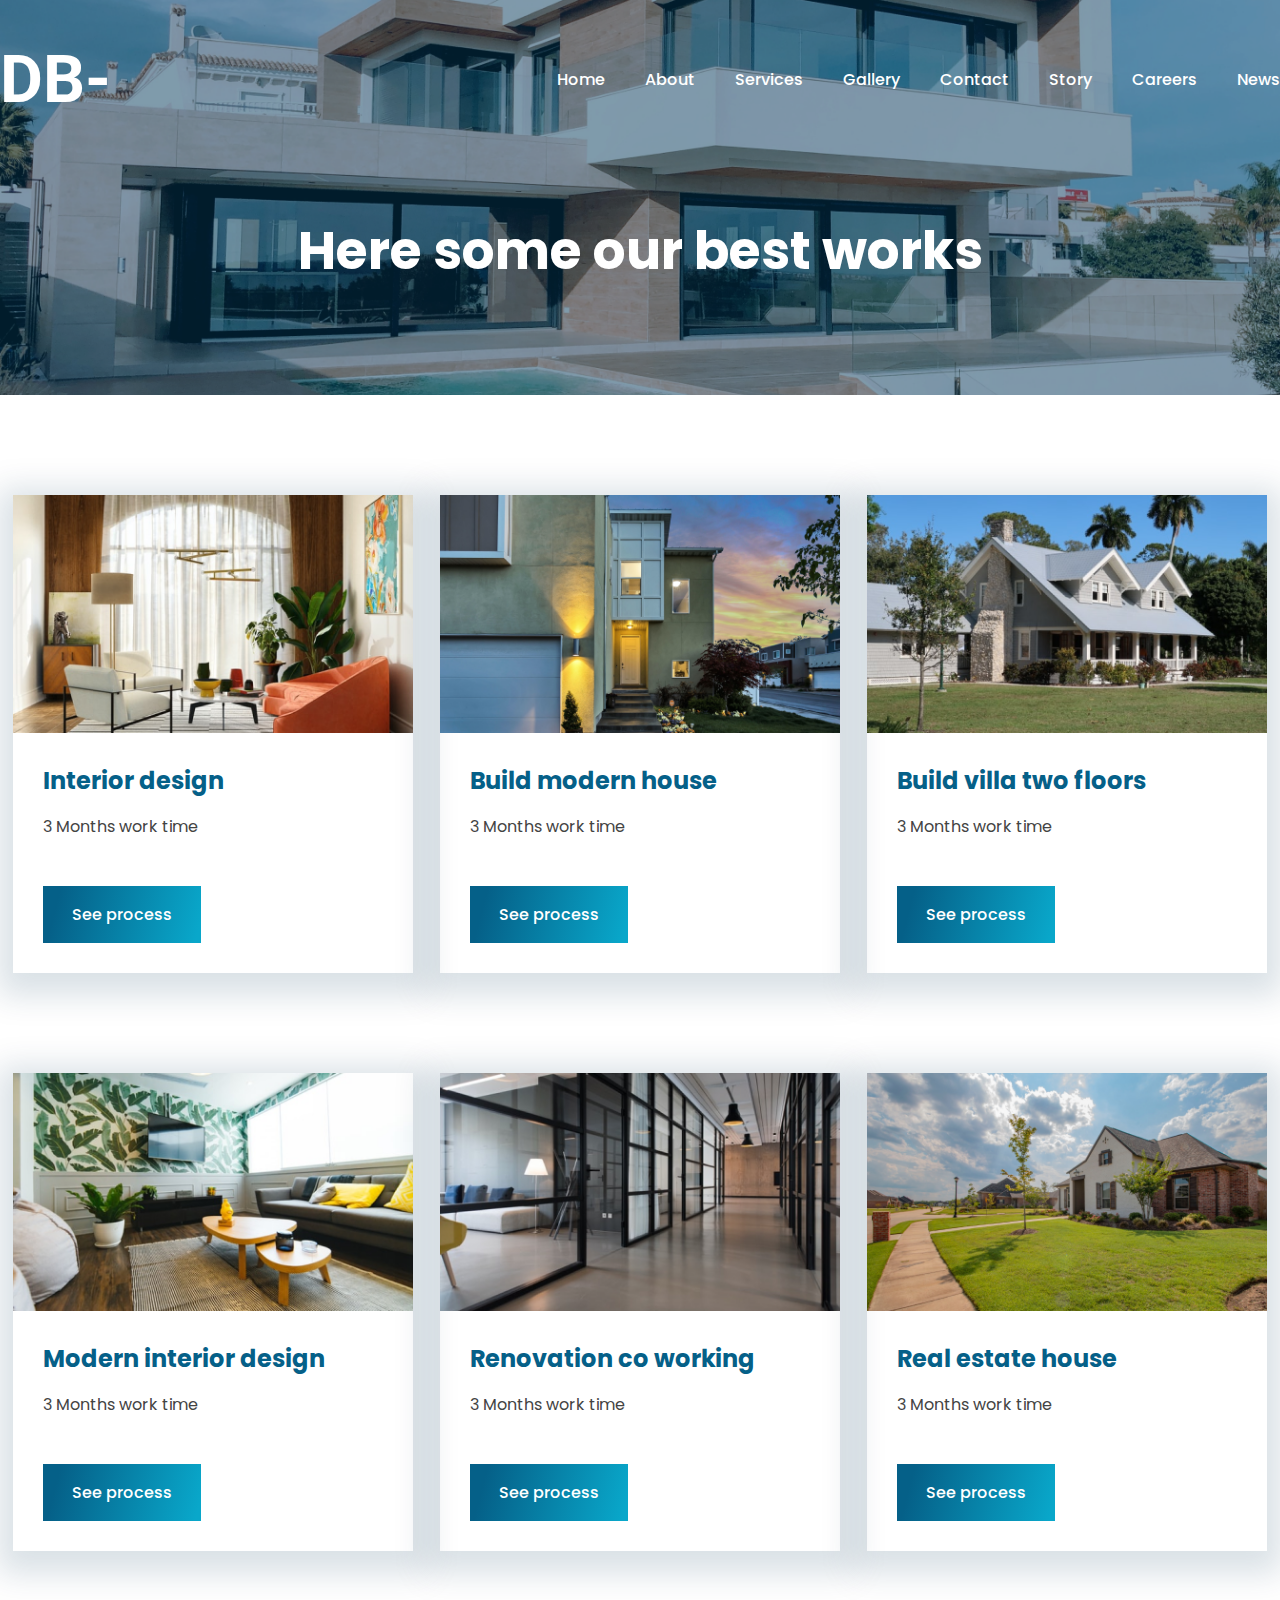
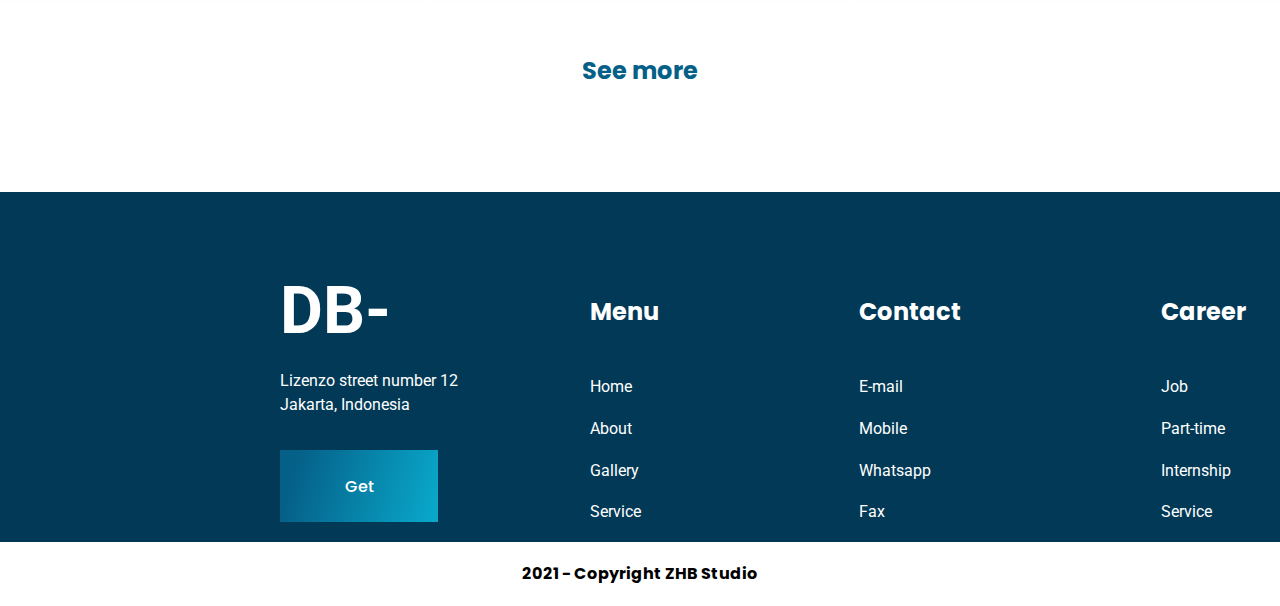
<file: gallery.html>
<!DOCTYPE html>
<html lang="en">

<head>
    <meta charset="UTF-8">
    <meta http-equiv="X-UA-Compatible" content="IE=edge">
    <meta name="viewport" content="width=device-width, initial-scale=1.0">
    <link rel="stylesheet" href="css/style.css">
    <link href="https://unpkg.com/aos@2.3.1/dist/aos.css" rel="stylesheet">
    <link
        href="https://fonts.googleapis.com/css2?family=Inter:wght@500&family=Poppins:ital,wght@0,100;0,200;0,300;0,400;0,500;0,600;0,700;0,800;0,900;1,100;1,200;1,300;1,400;1,500;1,600;1,700;1,800;1,900&display=swap"
        rel="stylesheet">
    <link rel="preconnect" href="https://fonts.googleapis.com">
    <link rel="preconnect" href="https://fonts.gstatic.com" crossorigin>
    <link
        href="https://fonts.googleapis.com/css2?family=Roboto:ital,wght@0,100;0,300;0,400;0,500;0,700;0,900;1,100;1,300;1,400;1,500;1,700;1,900&display=swap"
        rel="stylesheet">
    <title>DBt</title>
</head>

<body>
    <!-- ====================== HEADER ========================== -->
    <header>
        <div class="wrapper">
            <div class="header__content">
                <nav>
                    <div class="header__content-logo">
                        DB-
                    </div>
                    <ul class="header__content-list">
                        <li><a href="index.html">Home</a></li>
                        <li><a href="about.html">About</a></li>
                        <li><a href="services.html">Services</a></li>
                        <li><a href="gallery.html">Gallery</a></li>
                        <li><a href="contact.html">Contact</a></li>
                        <li><a href="story.html">Story</a></li>
                        <li><a href="career.html">Careers</a></li>
                        <li><a href="news.html">News</a></li>
                    </ul>
                </nav>
                <div class="header__content-main">
                    <h1>Here some our best works</h1>
                </div>
            </div>
        </div>
    </header>




    <!-- ================================ MAIN CODE ============================== -->
    <main>
        <div class="wrapper">
            <section class="gallery">
                <div class="first">
                    <div class="gallery__block">
                        <img src="img/gallery/img.png" alt="">
                        <div class="gallery__block-text">
                            <h3>Interior design</h3>
                            <p>3 Months work time</p>
                            <button class="button">See process</button>
                        </div>

                    </div>
                    <div class="gallery__block">
                        <img src="img/gallery/img1.png" alt="">
                        <div class="gallery__block-text">
                            <h3>Build modern house</h3>
                            <p>3 Months work time</p>
                            <button class="button">See process</button>
                        </div>

                    </div>
                    <div class="gallery__block">
                        <img src="img/gallery/img2.png" alt="">
                        <div class="gallery__block-text">
                            <h3>Build villa two floors</h3>
                            <p>3 Months work time</p>
                            <button class="button">See process</button>
                        </div>

                    </div>
                </div>
                <div class="second">
                    <div class="gallery__block">
                        <img src="img/gallery/img3.png" alt="">
                        <div class="gallery__block-text">
                            <h3>Modern interior design</h3>
                            <p>3 Months work time</p>
                            <button class="button">See process</button>
                        </div>

                    </div>
                    <div class="gallery__block">
                        <img src="img/gallery/img4.png" alt="">
                        <div class="gallery__block-text">
                            <h3>Renovation co working</h3>
                            <p>3 Months work time</p>
                            <button class="button">See process</button>
                        </div>

                    </div>
                    <div class="gallery__block">
                        <img src="img/gallery/img5.png" alt="">
                        <div class="gallery__block-text">
                            <h3>Real estate house</h3>
                            <p>3 Months work time</p>
                            <button class="button">See process</button>
                        </div>

                    </div>
                </div>
                <div class="gallery__link">
                    <a href="#">See more</a>
                </div>

            </section>
        </div>
    </main>




    <!-- ================================ FOOTER ================================ -->
    <footer class="footer">
        <div class="lan">
            <div class="logo">
                <a class="footerlogo" href="">DB-</a>
            </div>
            <div class="street">
                <p>Lizenzo street number 12
                    Jakarta, Indonesia</p>
            </div>
            <div class="footbtn">
                <button class="button">
                    <p class="btntxt">Get</p>
                </button>
            </div>
        </div>
        <div class="foota1">
            <div class="menu">
                <p class="h1">Menu</p>
            </div>
            <div class="home">
                <a class="txta" href="">Home</a>
            </div>
            <div class="about">
                <a class="txta" href="">About</a>
            </div>
            <div class="gal">
                <a class="txta" href="">Gallery</a>
            </div>
            <div class="serv">
                <a class="txta" href="">Service</a>
            </div>
        </div>
        <div class="foota2">
            <div class="menu">
                <p class="h1">Contact</p>
            </div>
            <div class="home">
                <a class="txta" href="">E-mail</a>
            </div>
            <div class="about">
                <a class="txta" href="">Mobile</a>
            </div>
            <div class="gal">
                <a class="txta" href="">Whatsapp</a>
            </div>
            <div class="serv">
                <a class="txta" href="">Fax</a>
            </div>
        </div>
        <div class="foota3">
            <div class="menu">
                <p class="h1">Career</p>
            </div>
            <div class="home">
                <a class="txta" href="">Job</a>
            </div>
            <div class="about">
                <a class="txta" href="">Part-time</a>
            </div>
            <div class="gal">
                <a class="txta" href="">Internship</a>
            </div>
            <div class="serv">
                <a class="txta" href="">Service</a>
            </div>
        </div>
        <div class="foota4">
            <div class="menu">
                <p class="h1">Business</p>
            </div>
            <div class="home">
                <a class="txta" href="">Affiliate</a>
            </div>
            <div class="about">
                <a class="txta" href="">Collaboration</a>
            </div>
            <div class="gal">
                <a class="txta" href="">Investment</a>
            </div>
            <div class="serv">
                <a class="txta" href="">People</a>
            </div>
        </div>
    </footer>
    <div class="footer-down">
        <h4>2021 - Copyright ZHB Studio</h4>
    </div>

</body>

</html>
</file>
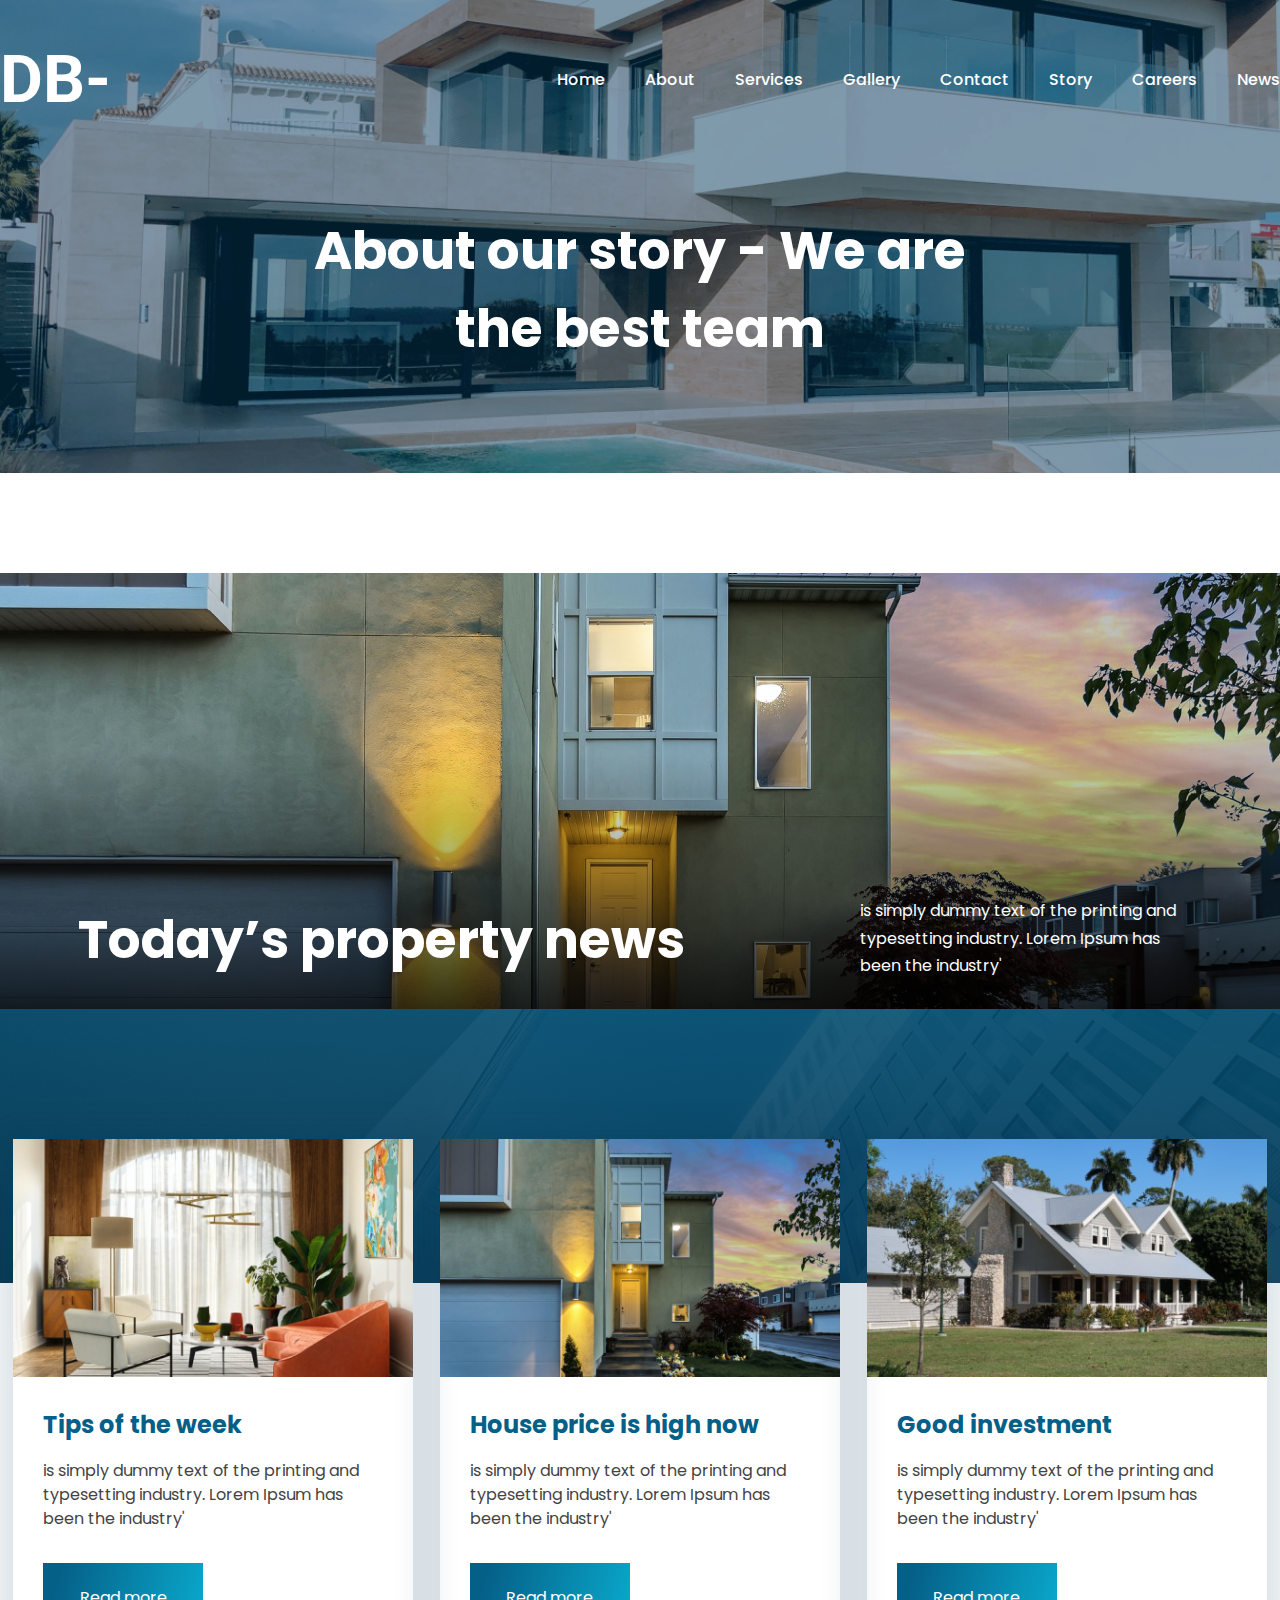
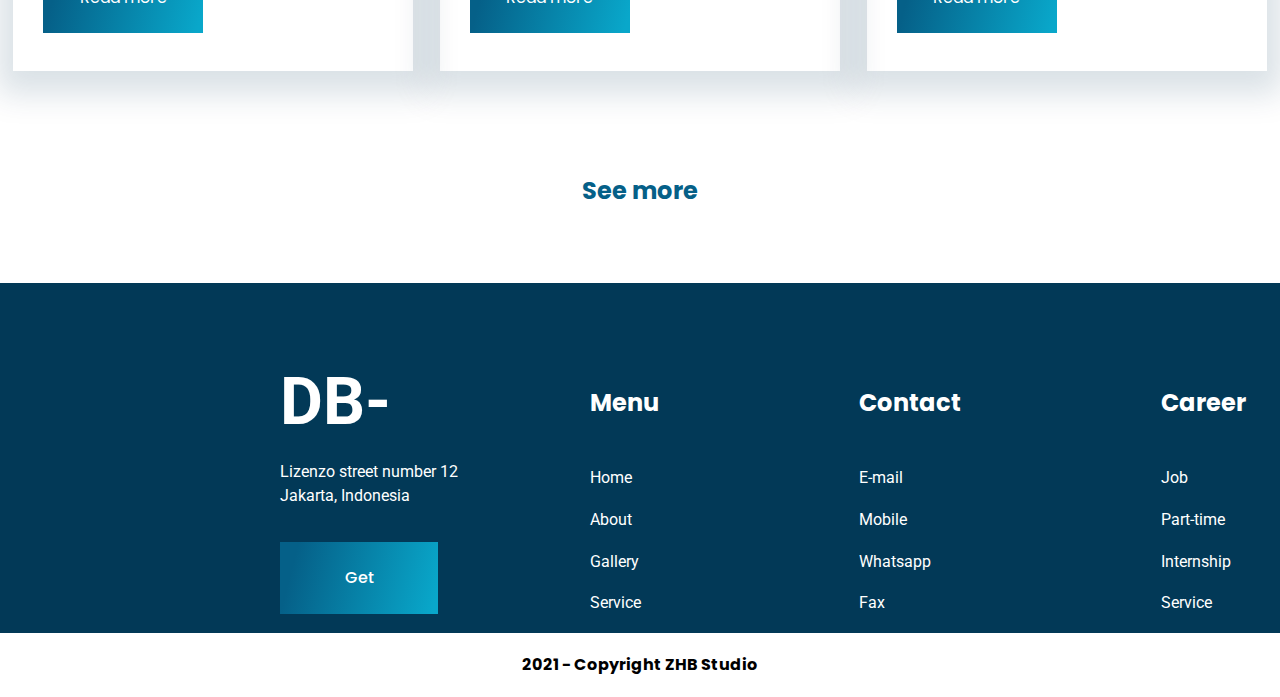
<file: news.html>
<!DOCTYPE html>
<html lang="en">

<head>
    <meta charset="UTF-8">
    <meta http-equiv="X-UA-Compatible" content="IE=edge">
    <meta name="viewport" content="width=device-width, initial-scale=1.0">
    <link rel="stylesheet" href="css/style.css">
    <link href="https://unpkg.com/aos@2.3.1/dist/aos.css" rel="stylesheet">
    <link
        href="https://fonts.googleapis.com/css2?family=Inter:wght@500&family=Poppins:ital,wght@0,100;0,200;0,300;0,400;0,500;0,600;0,700;0,800;0,900;1,100;1,200;1,300;1,400;1,500;1,600;1,700;1,800;1,900&display=swap"
        rel="stylesheet">
    <link rel="preconnect" href="https://fonts.googleapis.com">
    <link rel="preconnect" href="https://fonts.gstatic.com" crossorigin>
    <link
        href="https://fonts.googleapis.com/css2?family=Roboto:ital,wght@0,100;0,300;0,400;0,500;0,700;0,900;1,100;1,300;1,400;1,500;1,700;1,900&display=swap"
        rel="stylesheet">
    <title>DBt</title>
</head>

<body>
    <!-- ====================== HEADER ========================== -->
    <header>
        <div class="wrapper">
            <div class="header__content">
                <nav>
                    <div class="header__content-logo">
                        DB-
                    </div>
                    <ul class="header__content-list">
                        <li><a href="index.html">Home</a></li>
                        <li><a href="about.html">About</a></li>
                        <li><a href="services.html">Services</a></li>
                        <li><a href="gallery.html">Gallery</a></li>
                        <li><a href="contact.html">Contact</a></li>
                        <li><a href="story.html">Story</a></li>
                        <li><a href="career.html">Careers</a></li>
                        <li><a href="news.html">News</a></li>
                    </ul>
                </nav>
                <div class="header__content-main">
                    <h1>About our story - We are <br> the best team</h1>
                </div>
            </div>
        </div>
    </header>




    <!-- ================================ MAIN CODE ============================== -->
    <main class="newsmain">
        <div class="wrapper">
            <section class="todaynews">
                <h2>Today’s property news</h2>
                <p>is simply dummy text of the printing and typesetting industry. Lorem Ipsum has been the industry'</p>
            </section>
            <section>
                <div class="first">
                    <div class="gallery__block">
                        <img src="img/gallery/img.png" alt="">
                        <div class="gallery__block-text big">
                            <h3>Tips of the week</h3>
                            <p>is simply dummy text of the printing and typesetting industry. Lorem Ipsum has been the industry'</p>
                            <button class="button2">Read more</button>
                        </div>

                    </div>
                    <div class="gallery__block">
                        <img src="img/gallery/img1.png" alt="">
                        <div class="gallery__block-text">
                            <h3>House price is high now</h3>
                            <p>is simply dummy text of the printing and typesetting industry. Lorem Ipsum has been the industry'</p>
                            <button class="button2">Read more</button>
                        </div>

                    </div>
                    <div class="gallery__block">
                        <img src="img/gallery/img2.png" alt="">
                        <div class="gallery__block-text">
                            <h3>Good investment</h3>
                            <p>is simply dummy text of the printing and typesetting industry. Lorem Ipsum has been the industry'</p>
                            <button class="button2">Read more</button>
                        </div>

                    </div>
                </div>
                <div class="gallery__link">
                    <a href="#">See more</a>
                </div>
            </section>
        </div>
    </main>




    <!-- ================================ FOOTER ================================ -->
    <footer class="footer">
        <div class="lan">
            <div class="logo">
                <a class="footerlogo" href="">DB-</a>
            </div>
            <div class="street">
                <p>Lizenzo street number 12
                    Jakarta, Indonesia</p>
            </div>
            <div class="footbtn">
                <button class="button">
                    <p class="btntxt">Get</p>
                </button>
            </div>
        </div>
        <div class="foota1">
            <div class="menu">
                <p class="h1">Menu</p>
            </div>
            <div class="home">
                <a class="txta" href="">Home</a>
            </div>
            <div class="about">
                <a class="txta" href="">About</a>
            </div>
            <div class="gal">
                <a class="txta" href="">Gallery</a>
            </div>
            <div class="serv">
                <a class="txta" href="">Service</a>
            </div>
        </div>
        <div class="foota2">
            <div class="menu">
                <p class="h1">Contact</p>
            </div>
            <div class="home">
                <a class="txta" href="">E-mail</a>
            </div>
            <div class="about">
                <a class="txta" href="">Mobile</a>
            </div>
            <div class="gal">
                <a class="txta" href="">Whatsapp</a>
            </div>
            <div class="serv">
                <a class="txta" href="">Fax</a>
            </div>
        </div>
        <div class="foota3">
            <div class="menu">
                <p class="h1">Career</p>
            </div>
            <div class="home">
                <a class="txta" href="">Job</a>
            </div>
            <div class="about">
                <a class="txta" href="">Part-time</a>
            </div>
            <div class="gal">
                <a class="txta" href="">Internship</a>
            </div>
            <div class="serv">
                <a class="txta" href="">Service</a>
            </div>
        </div>
        <div class="foota4">
            <div class="menu">
                <p class="h1">Business</p>
            </div>
            <div class="home">
                <a class="txta" href="">Affiliate</a>
            </div>
            <div class="about">
                <a class="txta" href="">Collaboration</a>
            </div>
            <div class="gal">
                <a class="txta" href="">Investment</a>
            </div>
            <div class="serv">
                <a class="txta" href="">People</a>
            </div>
        </div>
    </footer>
    <div class="footer-down">
        <h4>2021 - Copyright ZHB Studio</h4>
    </div>

</body>

</html>
</file>
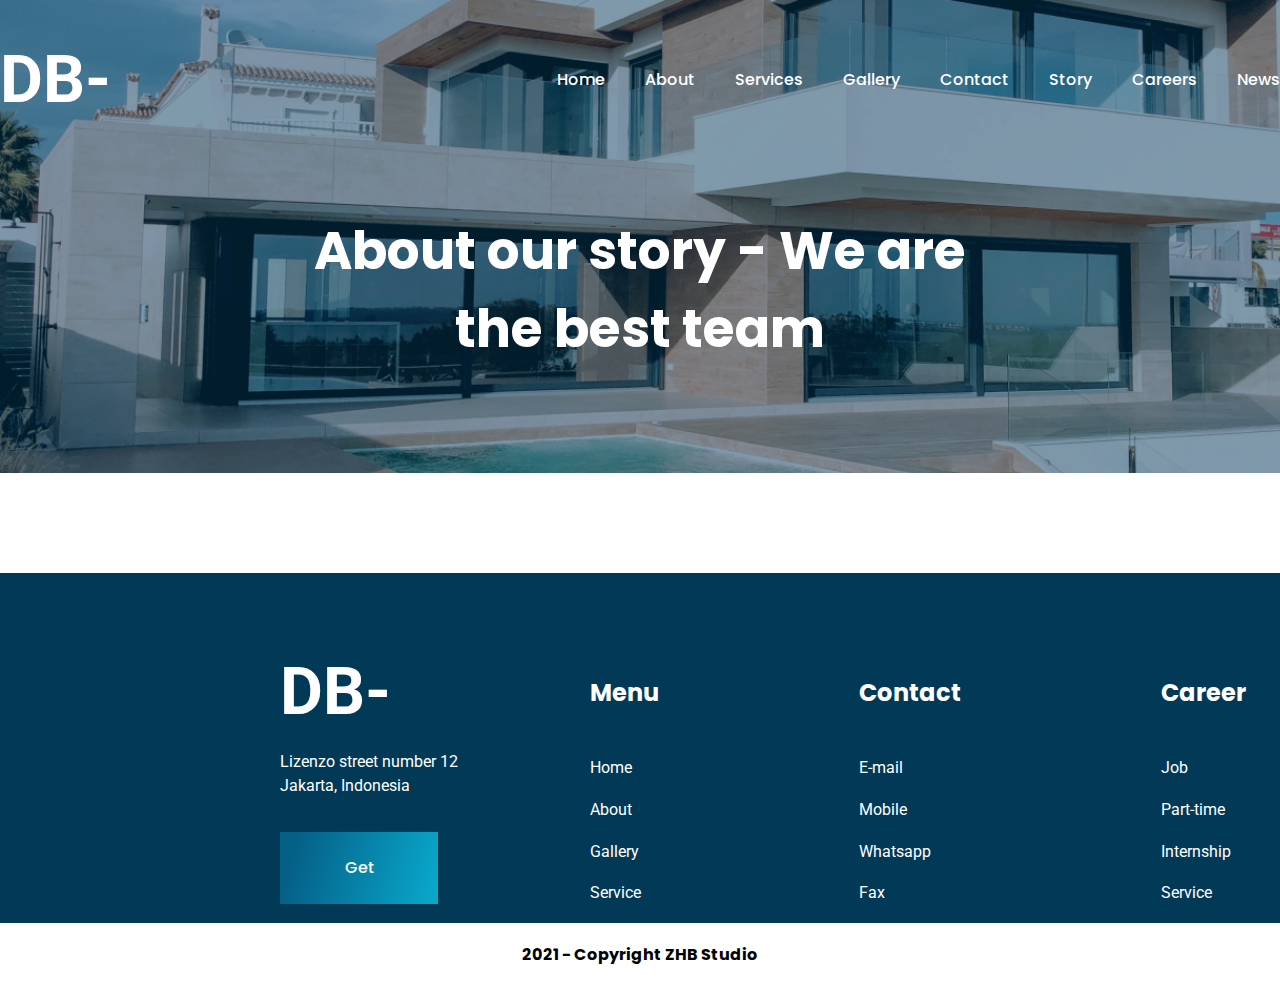
<file: process.html>
<!DOCTYPE html>
<html lang="en">

<head>
   <meta charset="UTF-8">
   <meta http-equiv="X-UA-Compatible" content="IE=edge">
   <meta name="viewport" content="width=device-width, initial-scale=1.0">
   <link rel="stylesheet" href="css/style.css">
   <link href="https://unpkg.com/aos@2.3.1/dist/aos.css" rel="stylesheet">
   <link
      href="https://fonts.googleapis.com/css2?family=Inter:wght@500&family=Poppins:ital,wght@0,100;0,200;0,300;0,400;0,500;0,600;0,700;0,800;0,900;1,100;1,200;1,300;1,400;1,500;1,600;1,700;1,800;1,900&display=swap"
      rel="stylesheet">
   <link rel="preconnect" href="https://fonts.googleapis.com">
   <link rel="preconnect" href="https://fonts.gstatic.com" crossorigin>
   <link
      href="https://fonts.googleapis.com/css2?family=Roboto:ital,wght@0,100;0,300;0,400;0,500;0,700;0,900;1,100;1,300;1,400;1,500;1,700;1,900&display=swap"
      rel="stylesheet">
   <title>DBt</title>
</head>

<body>
   <!-- ====================== HEADER ========================== -->
   <header>
    <div class="wrapper">
       <div class="header__content">
          <nav>
             <div class="header__content-logo">
                DB-
             </div>
             <ul class="header__content-list">
                <li><a href="index.html">Home</a></li>
                <li><a href="about.html">About</a></li>
                <li><a href="services.html">Services</a></li>
                <li><a href="gallery.html">Gallery</a></li>
                <li><a href="contact.html">Contact</a></li>
                <li><a href="story.html">Story</a></li>
                <li><a href="career.html">Careers</a></li>
                <li><a href="news.html">News</a></li>
             </ul>
          </nav>
          <div class="header__content-main">
             <h1>About our story - We are <br> the best team</h1>
          </div>
       </div>
    </div>
 </header>



   
   <!-- ================================ MAIN CODE ============================== -->
   




   <!-- ================================ FOOTER ================================ -->
   <footer class="footer">
      <div class="lan">
          <div class="logo">
              <a class="footerlogo" href="">DB-</a>
          </div>
          <div class="street">
              <p>Lizenzo street number 12
                  Jakarta, Indonesia</p>
          </div>
          <div class="footbtn">
              <button class="button">
                  <p class="btntxt">Get</p>
              </button>
          </div>
      </div>
      <div class="foota1">
          <div class="menu">
              <p class="h1">Menu</p>
          </div>
          <div class="home">
              <a class="txta" href="">Home</a>
          </div>
          <div class="about">
              <a class="txta" href="">About</a>
          </div>
          <div class="gal">
              <a class="txta" href="">Gallery</a>
          </div>
          <div class="serv">
              <a class="txta" href="">Service</a>
          </div>
      </div>
      <div class="foota2">
          <div class="menu">
              <p class="h1">Contact</p>
          </div>
          <div class="home">
              <a class="txta" href="">E-mail</a>
          </div>
          <div class="about">
              <a class="txta" href="">Mobile</a>
          </div>
          <div class="gal">
              <a class="txta" href="">Whatsapp</a>
          </div>
          <div class="serv">
              <a class="txta" href="">Fax</a>
          </div>
      </div>
      <div class="foota3">
          <div class="menu">
              <p class="h1">Career</p>
          </div>
          <div class="home">
              <a class="txta" href="">Job</a>
          </div>
          <div class="about">
              <a class="txta" href="">Part-time</a>
          </div>
          <div class="gal">
              <a class="txta" href="">Internship</a>
          </div>
          <div class="serv">
              <a class="txta" href="">Service</a>
          </div>
      </div>
      <div class="foota4">
          <div class="menu">
              <p class="h1">Business</p>
          </div>
          <div class="home">
              <a class="txta" href="">Affiliate</a>
          </div>
          <div class="about">
              <a class="txta" href="">Collaboration</a>
          </div>
          <div class="gal">
              <a class="txta" href="">Investment</a>
          </div>
          <div class="serv">
              <a class="txta" href="">People</a>
          </div>
      </div>
   </footer>
   <div class="footer-down">
    <h4>2021 - Copyright ZHB Studio</h4>
 </div>

</body>

</html>
</file>
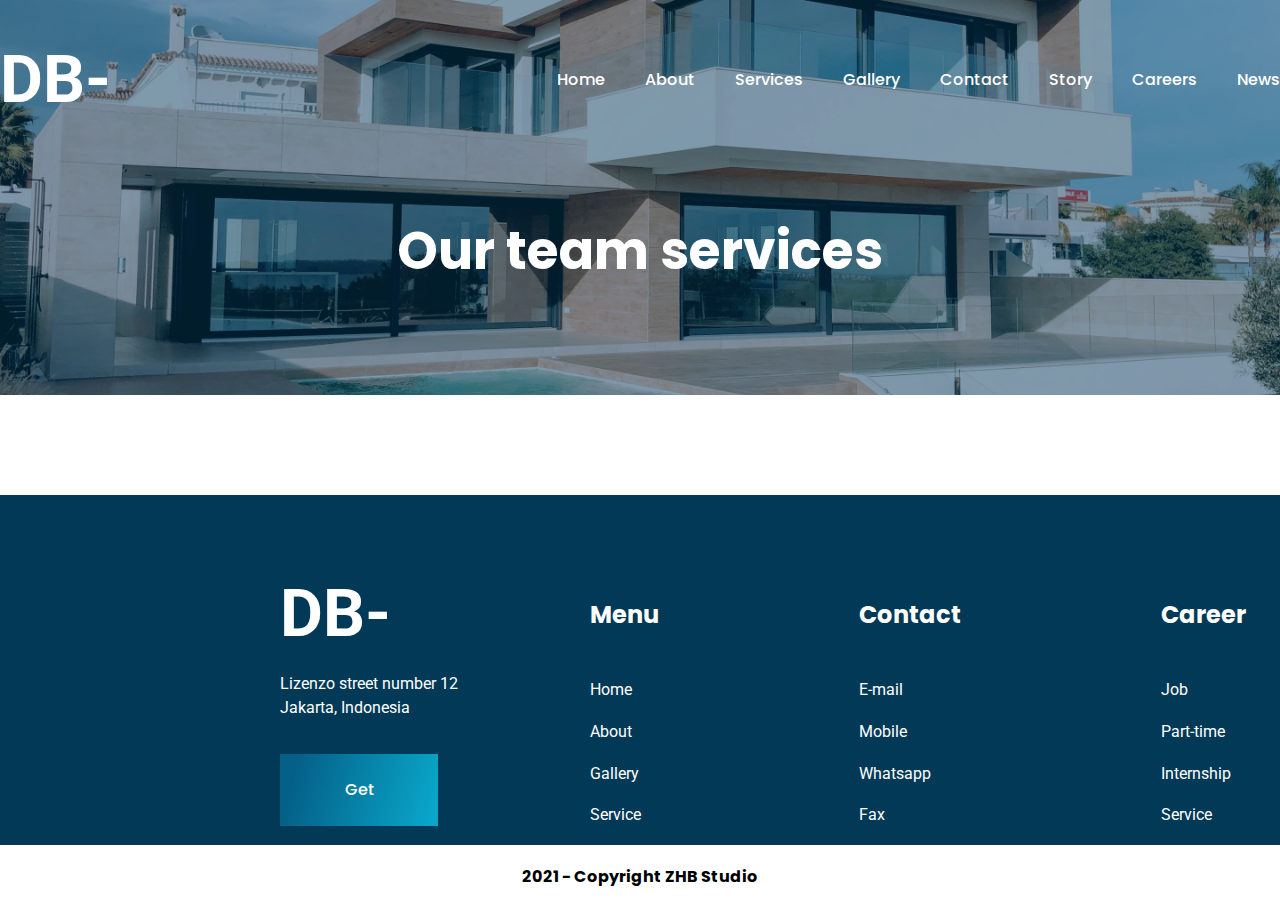
<file: services.html>
<!DOCTYPE html>
<html lang="en">

<head>
    <meta charset="UTF-8">
    <meta http-equiv="X-UA-Compatible" content="IE=edge">
    <meta name="viewport" content="width=device-width, initial-scale=1.0">
    <link rel="stylesheet" href="css/style.css">
    <link href="https://unpkg.com/aos@2.3.1/dist/aos.css" rel="stylesheet">
    <link
        href="https://fonts.googleapis.com/css2?family=Inter:wght@500&family=Poppins:ital,wght@0,100;0,200;0,300;0,400;0,500;0,600;0,700;0,800;0,900;1,100;1,200;1,300;1,400;1,500;1,600;1,700;1,800;1,900&display=swap"
        rel="stylesheet">
    <link rel="preconnect" href="https://fonts.googleapis.com">
    <link rel="preconnect" href="https://fonts.gstatic.com" crossorigin>
    <link
        href="https://fonts.googleapis.com/css2?family=Roboto:ital,wght@0,100;0,300;0,400;0,500;0,700;0,900;1,100;1,300;1,400;1,500;1,700;1,900&display=swap"
        rel="stylesheet">
    <title>DBt</title>
</head>

<body>
    <!-- ====================== HEADER ========================== -->
    <header>
        <div class="wrapper">
            <div class="header__content">
                <nav>
                    <div class="header__content-logo">
                        DB-
                    </div>
                    <ul class="header__content-list">
                        <li><a href="index.html">Home</a></li>
                        <li><a href="about.html">About</a></li>
                        <li><a href="services.html">Services</a></li>
                        <li><a href="gallery.html">Gallery</a></li>
                        <li><a href="contact.html">Contact</a></li>
                        <li><a href="story.html">Story</a></li>
                        <li><a href="career.html">Careers</a></li>
                        <li><a href="news.html">News</a></li>
                    </ul>
                </nav>
                <div class="header__content-main">
                    <h1>Our team services</h1>
                </div>
            </div>
        </div>
    </header>




    <!-- ================================ MAIN CODE ============================== -->





    <!-- ================================ FOOTER ================================ -->
    <footer class="footer">
        <div class="lan">
            <div class="logo">
                <a class="footerlogo" href="">DB-</a>
            </div>
            <div class="street">
                <p>Lizenzo street number 12
                    Jakarta, Indonesia</p>
            </div>
            <div class="footbtn">
                <button class="button">
                    <p class="btntxt">Get</p>
                </button>
            </div>
        </div>
        <div class="foota1">
            <div class="menu">
                <p class="h1">Menu</p>
            </div>
            <div class="home">
                <a class="txta" href="">Home</a>
            </div>
            <div class="about">
                <a class="txta" href="">About</a>
            </div>
            <div class="gal">
                <a class="txta" href="">Gallery</a>
            </div>
            <div class="serv">
                <a class="txta" href="">Service</a>
            </div>
        </div>
        <div class="foota2">
            <div class="menu">
                <p class="h1">Contact</p>
            </div>
            <div class="home">
                <a class="txta" href="">E-mail</a>
            </div>
            <div class="about">
                <a class="txta" href="">Mobile</a>
            </div>
            <div class="gal">
                <a class="txta" href="">Whatsapp</a>
            </div>
            <div class="serv">
                <a class="txta" href="">Fax</a>
            </div>
        </div>
        <div class="foota3">
            <div class="menu">
                <p class="h1">Career</p>
            </div>
            <div class="home">
                <a class="txta" href="">Job</a>
            </div>
            <div class="about">
                <a class="txta" href="">Part-time</a>
            </div>
            <div class="gal">
                <a class="txta" href="">Internship</a>
            </div>
            <div class="serv">
                <a class="txta" href="">Service</a>
            </div>
        </div>
        <div class="foota4">
            <div class="menu">
                <p class="h1">Business</p>
            </div>
            <div class="home">
                <a class="txta" href="">Affiliate</a>
            </div>
            <div class="about">
                <a class="txta" href="">Collaboration</a>
            </div>
            <div class="gal">
                <a class="txta" href="">Investment</a>
            </div>
            <div class="serv">
                <a class="txta" href="">People</a>
            </div>
        </div>
    </footer>
    <div class="footer-down">
        <h4>2021 - Copyright ZHB Studio</h4>
    </div>

</body>

</html>
</file>
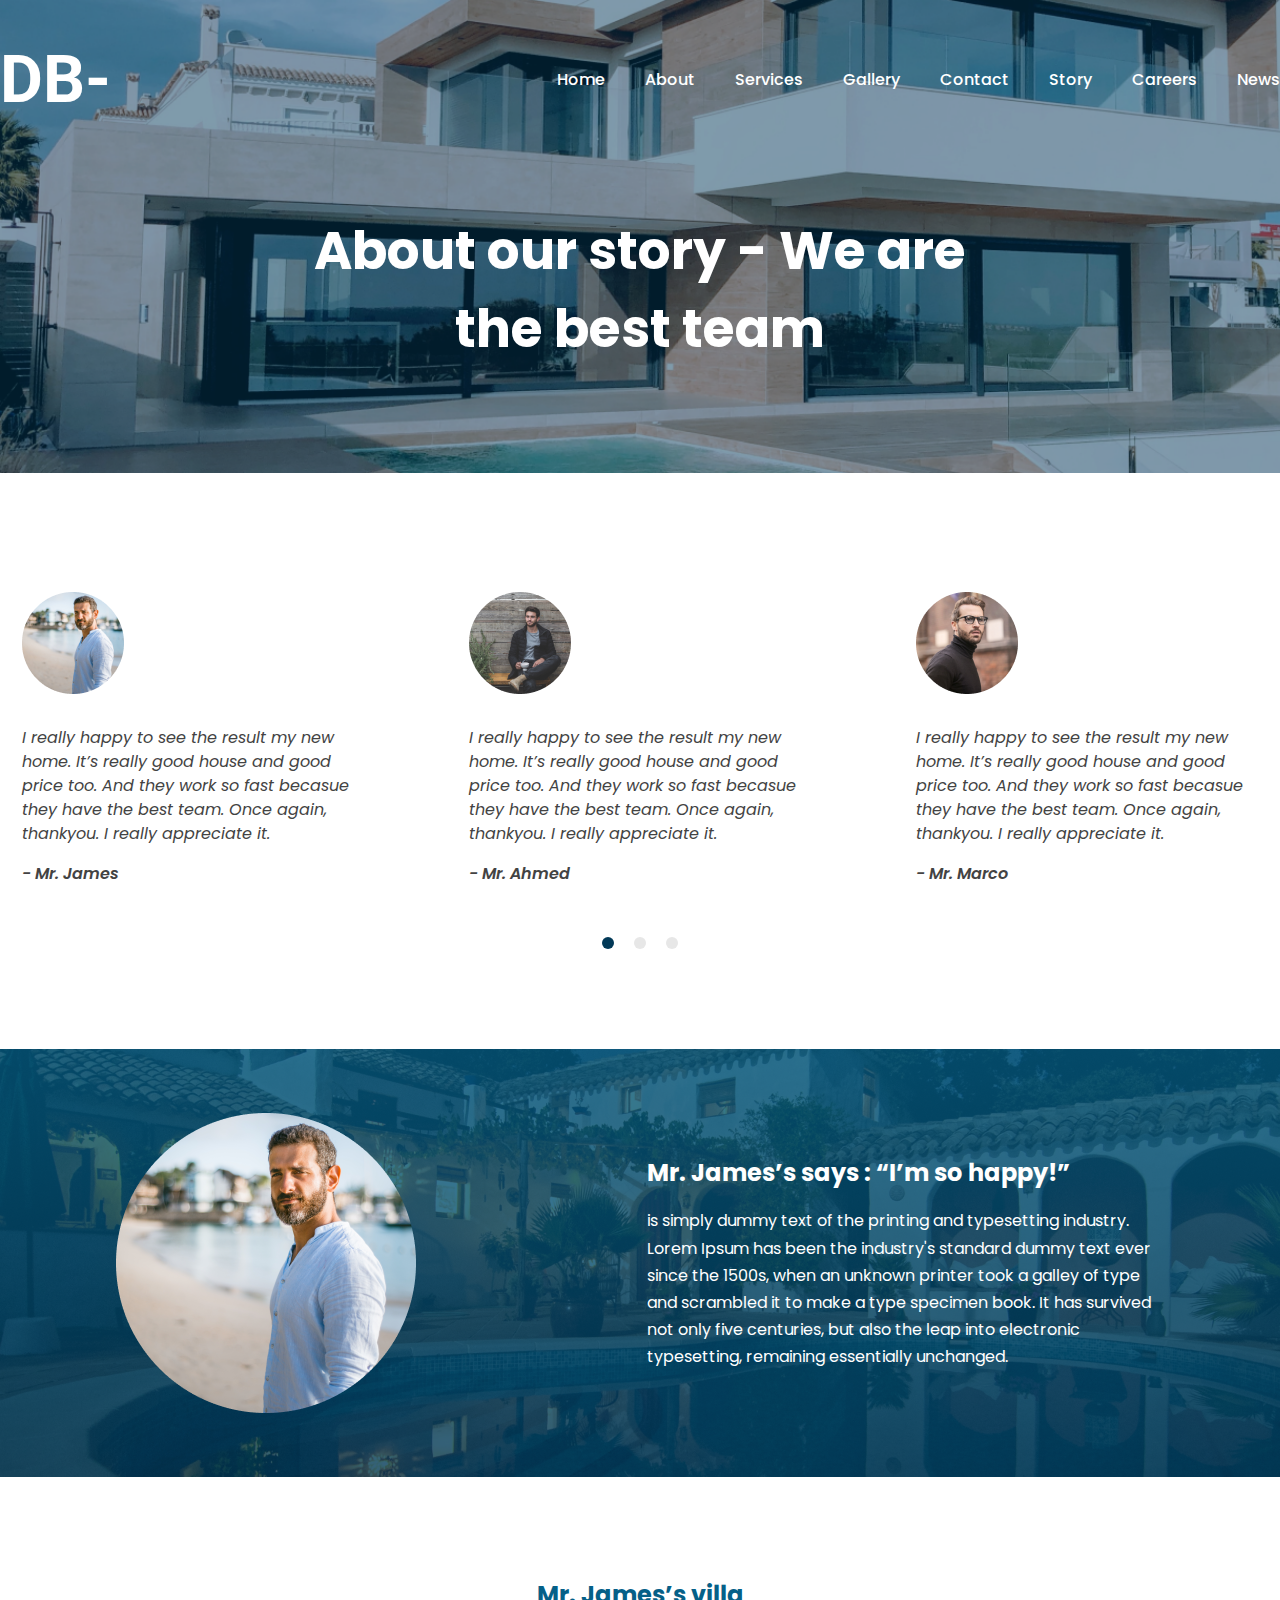
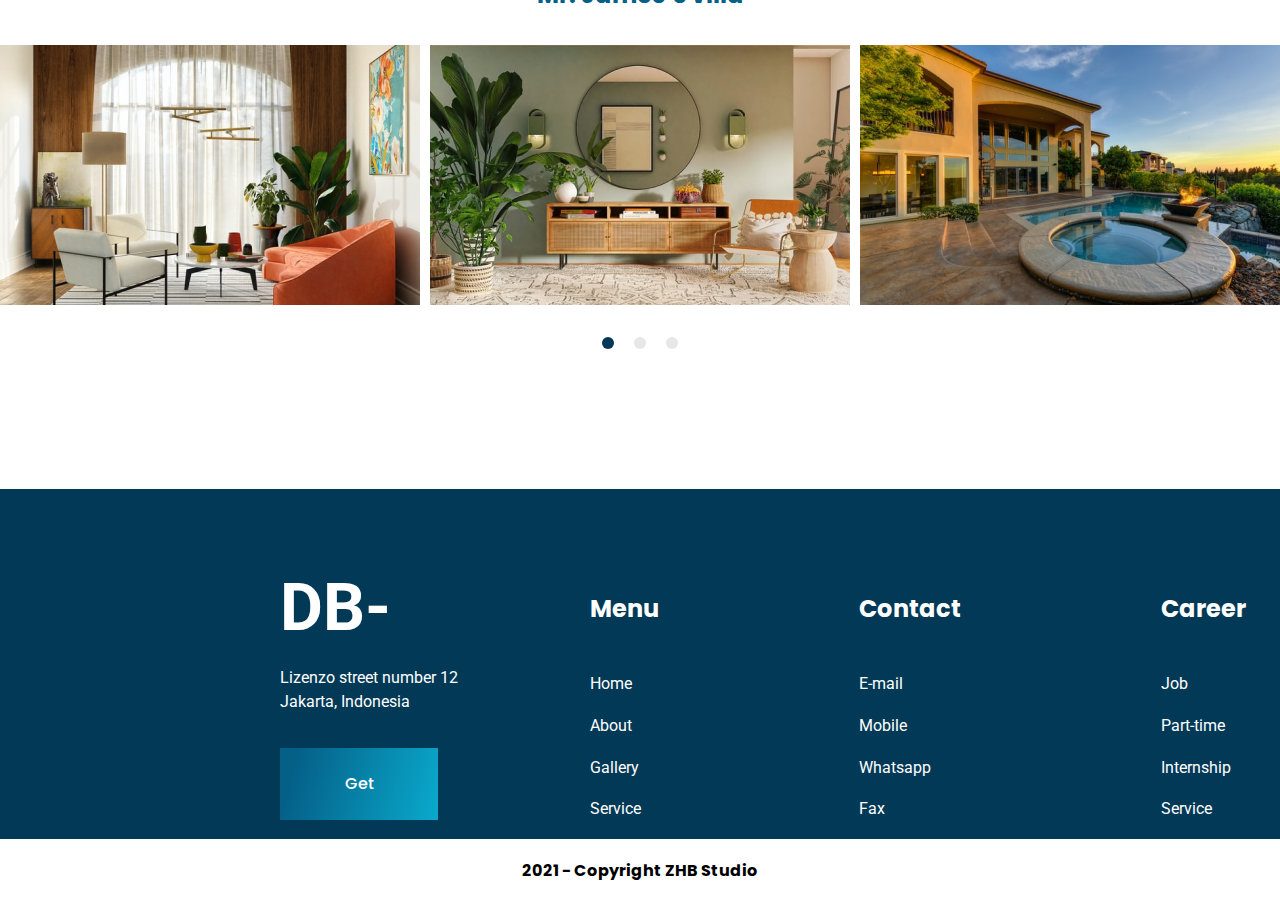
<file: story.html>
<!DOCTYPE html>
<html lang="en">

<head>
   <meta charset="UTF-8">
   <meta http-equiv="X-UA-Compatible" content="IE=edge">
   <meta name="viewport" content="width=device-width, initial-scale=1.0">
   <link rel="stylesheet" href="css/style.css">
   <link href="https://unpkg.com/aos@2.3.1/dist/aos.css" rel="stylesheet">
   <link
      href="https://fonts.googleapis.com/css2?family=Inter:wght@500&family=Poppins:ital,wght@0,100;0,200;0,300;0,400;0,500;0,600;0,700;0,800;0,900;1,100;1,200;1,300;1,400;1,500;1,600;1,700;1,800;1,900&display=swap"
      rel="stylesheet">
   <link rel="preconnect" href="https://fonts.googleapis.com">
   <link rel="preconnect" href="https://fonts.gstatic.com" crossorigin>
   <link
      href="https://fonts.googleapis.com/css2?family=Roboto:ital,wght@0,100;0,300;0,400;0,500;0,700;0,900;1,100;1,300;1,400;1,500;1,700;1,900&display=swap"
      rel="stylesheet">
   <title>DBt</title>
</head>

<body>
   <!-- ====================== HEADER ========================== -->
   <header>
      <div class="wrapper">
         <div class="header__content">
            <nav>
               <div class="header__content-logo">
                  DB-
               </div>
               <ul class="header__content-list">
                  <li><a href="index.html">Home</a></li>
                  <li><a href="about.html">About</a></li>
                  <li><a href="services.html">Services</a></li>
                  <li><a href="gallery.html">Gallery</a></li>
                  <li><a href="contact.html">Contact</a></li>
                  <li><a href="story.html">Story</a></li>
                  <li><a href="career.html">Careers</a></li>
                  <li><a href="news.html">News</a></li>
               </ul>
            </nav>
            <div class="header__content-main">
               <h1>About our story - We are <br> the best team</h1>
            </div>
         </div>
      </div>
   </header>




   <!-- ================================ MAIN CODE ============================== -->
   <main>
      <div class="wrapper">
         <section class="comments">
            <div class="cards">
               <div class="comments__card">
                  <div class="comments__card-img first-image"></div>
                  <p>I really happy to see the result my new home. It’s really good house and good price too. And they
                     work
                     so fast becasue they have the best team. Once again, thankyou. I really appreciate it.</p>
                  <div class="comments__card-downtitle">
                     - Mr. James
                  </div>
               </div>
               <div class="comments__card">
                  <div class="comments__card-img  second-image"></div>
                  <p>I really happy to see the result my new home. It’s really good house and good price too. And they
                     work
                     so fast becasue they have the best team. Once again, thankyou. I really appreciate it.</p>
                  <div class="comments__card-downtitle">
                     - Mr. Ahmed
                  </div>
               </div>
               <div class="comments__card">
                  <div class="comments__card-img third-image"></div>
                  <p>I really happy to see the result my new home. It’s really good house and good price too. And they
                     work
                     so fast becasue they have the best team. Once again, thankyou. I really appreciate it.</p>
                  <div class="comments__card-downtitle">
                     - Mr. Marco
                  </div>
               </div>
            </div>
            <div class="points">
               <div></div>
               <div class="point"></div>
               <div></div>
            </div>


         </section>


         </section>
      </div>
      <section class="james">
         <div class="wrapper">
            <div class="james__flex">
               <img src="img/story/Ellipsebig.png" alt="#">
               <div class="james__text">
                  <h2>Mr. James’s says : “I’m so happy!”</h2>
                  <p>is simply dummy text of the printing and typesetting industry. Lorem Ipsum has been the industry's
                     standard dummy text ever since the 1500s, when an unknown printer took a galley of type and
                     scrambled
                     it to make a type specimen book. It has survived not only five centuries, but also the leap into
                     electronic typesetting, remaining essentially unchanged.</p>
               </div>
            </div>

         </div>
      </section>
      <div class="wrapper">
         <section class="villa">
            <h2>Mr. James’s villa</h2>
            <div class="villa__images">
               <img src="img/story/img11.png" alt="#">
               <img src="img/story/img22.png" alt="#">
               <img src="img/story/img33.png" alt="#">
            </div>
            <div class="points">
               <div></div>
               <div class="point"></div>
               <div></div>
            </div>
         </section>
      </div>
   </main>




   <!-- ================================ FOOTER ================================ -->
   <footer class="footer">
      <div class="lan">
         <div class="logo">
            <a class="footerlogo" href="">DB-</a>
         </div>
         <div class="street">
            <p>Lizenzo street number 12
               Jakarta, Indonesia</p>
         </div>
         <div class="footbtn">
            <button class="button">
               <p class="btntxt">Get</p>
            </button>
         </div>
      </div>
      <div class="foota1">
         <div class="menu">
            <p class="h1">Menu</p>
         </div>
         <div class="home">
            <a class="txta" href="">Home</a>
         </div>
         <div class="about">
            <a class="txta" href="">About</a>
         </div>
         <div class="gal">
            <a class="txta" href="">Gallery</a>
         </div>
         <div class="serv">
            <a class="txta" href="">Service</a>
         </div>
      </div>
      <div class="foota2">
         <div class="menu">
            <p class="h1">Contact</p>
         </div>
         <div class="home">
            <a class="txta" href="">E-mail</a>
         </div>
         <div class="about">
            <a class="txta" href="">Mobile</a>
         </div>
         <div class="gal">
            <a class="txta" href="">Whatsapp</a>
         </div>
         <div class="serv">
            <a class="txta" href="">Fax</a>
         </div>
      </div>
      <div class="foota3">
         <div class="menu">
            <p class="h1">Career</p>
         </div>
         <div class="home">
            <a class="txta" href="">Job</a>
         </div>
         <div class="about">
            <a class="txta" href="">Part-time</a>
         </div>
         <div class="gal">
            <a class="txta" href="">Internship</a>
         </div>
         <div class="serv">
            <a class="txta" href="">Service</a>
         </div>
      </div>
      <div class="foota4">
         <div class="menu">
            <p class="h1">Business</p>
         </div>
         <div class="home">
            <a class="txta" href="">Affiliate</a>
         </div>
         <div class="about">
            <a class="txta" href="">Collaboration</a>
         </div>
         <div class="gal">
            <a class="txta" href="">Investment</a>
         </div>
         <div class="serv">
            <a class="txta" href="">People</a>
         </div>
      </div>
   </footer>
   <div class="footer-down">
      <h4>2021 - Copyright ZHB Studio</h4>
   </div>

</body>

</html>
</file>
<file: css/style.css>
*,
*::before,
*::after {
  -webkit-box-sizing: border-box;
          box-sizing: border-box;
}

ul[class],
ol[class] {
  padding: 0;
}

body,
h1,
h2,
h3,
h4,
p,
ul[class],
ol[class],
li,
figure,
figcaption,
blockquote,
dl,
dd {
  margin: 0;
}

body {
  min-height: 100vh;
  scroll-behavior: smooth;
  text-rendering: optimizeSpeed;
  line-height: 1.5;
}

img {
  max-width: 100%;
  display: block;
}

input,
button,
textarea,
select {
  font: inherit;
}

a {
  color: #040062;
  text-decoration: none;
}

li {
  list-style-type: none;
}

.wrapper {
  width: 100%;
  max-width: 1300px;
  margin: 0 auto;
}

::-webkit-input-placeholder {
  /* WebKit browsers */
  color: white;
}

:-moz-placeholder {
  /* Mozilla Firefox 4 to 18 */
  color: white;
}

::-moz-placeholder {
  /* Mozilla Firefox 19+ */
  color: white;
}

:-ms-input-placeholder {
  /* Internet Explorer 10+ */
  color: white;
}

:focus::-webkit-input-placeholder {
  color: transparent;
}

:focus::-moz-placeholder {
  color: transparent;
}

:focus:-moz-placeholder {
  color: transparent;
}

:focus:-ms-input-placeholder {
  color: transparent;
}

html {
  overflow-x: hidden;
}

* {
  margin: 0;
  padding: 0;
  -webkit-box-sizing: border-box;
          box-sizing: border-box;
  text-decoration: none;
  list-style-type: none;
  border: 0;
}

body {
  background-color: white;
}

a {
  color: white;
}

.header {
  height: 790px;
  background: url(../img/BG.png) no-repeat center;
  background-size: cover;
}

.logo {
  display: -webkit-box;
  display: -ms-flexbox;
  display: flex;
  font-family: Roboto;
  font-style: normal;
  font-weight: bold;
  font-size: 66px;
  line-height: 77px;
  color: #FFFFFF;
}

.logoa {
  margin-top: 40px;
  margin-left: 90px;
}

.heada {
  font-family: Poppins;
  font-style: normal;
  font-weight: 500;
  font-size: 16px;
  line-height: 24px;
  color: #FFFFFF;
}

.headimg {
  background: url(../img/IMG.png) no-repeat center;
  background-size: cover;
  height: 743px;
  width: 1130px;
}

.headrp {
  display: -webkit-box;
  display: -ms-flexbox;
  display: flex;
  -webkit-box-pack: end;
      -ms-flex-pack: end;
          justify-content: flex-end;
  margin-top: -790px;
}

.headtxt {
  margin-left: 100px;
  display: -ms-grid;
  display: grid;
  -ms-grid-columns: 48px 49px 68px 57px 66px 42px 64px 44px;
      grid-template-columns: 48px 49px 68px 57px 66px 42px 64px 44px;
  height: 140px;
  gap: 70px;
  -webkit-box-align: center;
      -ms-flex-align: center;
          align-items: center;
}

.undrtxt {
  display: -ms-grid;
  display: grid;
  -ms-grid-rows: 2fr 1fr 1fr;
      grid-template-rows: 2fr 1fr 1fr;
  margin-left: -650px;
  margin-top: 70px;
}

.undrtxt1 {
  -ms-grid-row: 1;
  grid-row: 1;
  font-family: Poppins;
  font-style: normal;
  font-weight: bold;
  font-size: 52px;
  line-height: 78px;
  color: #FFFFFF;
  width: 740px;
  height: 154px;
}

.undrtxt2 {
  width: 445px;
  height: 54px;
  font-family: Poppins;
  font-style: normal;
  font-weight: 500;
  font-size: 16px;
  line-height: 170%;
  color: #FFFFFF;
  -ms-grid-row: 2;
  grid-row: 2;
}

.btntxt {
  width: 89px;
  height: 27px;
  font-family: Poppins;
  font-style: normal;
  font-weight: 500;
  font-size: 16px;
  line-height: 170%;
  color: #FFFFFF;
  margin-left: 35px;
}

.button {
  position: relative;
  display: inline-block;
  background: linear-gradient(104.58deg, #056088 10.57%, #09A7CA 96.62%);
  z-index: 1;
  width: 158px;
  height: 72px;
  cursor: pointer;
  margin-top: 15px;
}

.button::before {
  content: "";
  display: block;
  opacity: 0;
  position: absolute;
  top: 0;
  left: 0;
  width: 158px;
  height: 72px;
  background: linear-gradient(104.58deg, #09A7CA 10.57%, #056088 96.62%);
  -webkit-transition: opacity 0.5s ease-in-out;
  transition: opacity 0.5s ease-in-out;
  z-index: -1;
}

.button:hover::before {
  opacity: 1;
}

.ourcomp {
  display: -ms-grid;
  display: grid;
  -ms-grid-columns: 1fr 1fr;
      grid-template-columns: 1fr 1fr;
  height: 520px;
  margin-top: 130px;
  margin-left: 120px;
}

.oclp {
  width: 830px;
  -ms-grid-column: 1;
  grid-column: 1;
  background: url(../img/setka.png) no-repeat center;
  background-size: cover;
}

.ocrtxt {
  -ms-grid-column: 2;
  grid-column: 2;
}

.octxt {
  margin-left: 130px;
  margin-right: 200px;
}

.ocp1 {
  width: 170px;
  height: 41px;
  font-family: Poppins;
  font-style: normal;
  font-weight: bold;
  font-size: 24px;
  line-height: 170%;
  color: #056088;
}

.ocp2 {
  width: 425px;
  height: 116px;
  font-family: Poppins;
  font-style: normal;
  font-weight: normal;
  font-size: 16px;
  line-height: 180%;
  color: #434343;
  margin-top: 30px;
}

.ocp3 {
  width: 164px;
  height: 29px;
  font-family: Poppins;
  font-style: normal;
  font-weight: 500;
  font-size: 16px;
  line-height: 180%;
  color: #434343;
  margin-top: 30px;
}

.ocgrid {
  margin-top: 30px;
  display: -webkit-box;
  display: -ms-flexbox;
  display: flex;
  -webkit-box-align: center;
      -ms-flex-align: center;
          align-items: center;
  -webkit-box-pack: justify;
      -ms-flex-pack: justify;
          justify-content: space-between;
  font-family: Poppins;
  font-style: normal;
  font-weight: bold;
  font-size: 20px;
  line-height: 170%;
  color: #056088;
}

.ocbtn {
  margin-top: 30px;
}

.ostxt1 {
  display: -webkit-box;
  display: -ms-flexbox;
  display: flex;
  -webkit-box-align: center;
      -ms-flex-align: center;
          align-items: center;
  -webkit-box-pack: center;
      -ms-flex-pack: center;
          justify-content: center;
}

.owtxt1 {
  display: -webkit-box;
  display: -ms-flexbox;
  display: flex;
  -webkit-box-align: center;
      -ms-flex-align: center;
          align-items: center;
  -webkit-box-pack: center;
      -ms-flex-pack: center;
          justify-content: center;
  margin-left: 34px;
  margin-top: 20px;
}

.ostxt2 {
  width: 348px;
  height: 58px;
  font-family: Poppins;
  font-style: normal;
  font-weight: normal;
  font-size: 16px;
  line-height: 180%;
  text-align: center;
  color: #434343;
  display: -webkit-box;
  display: -ms-flexbox;
  display: flex;
  -webkit-box-align: center;
      -ms-flex-align: center;
          align-items: center;
  -webkit-box-pack: center;
      -ms-flex-pack: center;
          justify-content: center;
}

.owtxt2 {
  width: 348px;
  height: 90px;
  font-family: Poppins;
  font-style: normal;
  font-weight: normal;
  font-size: 16px;
  line-height: 180%;
  text-align: center;
  color: white;
  display: -webkit-box;
  display: -ms-flexbox;
  display: flex;
  -webkit-box-align: center;
      -ms-flex-align: center;
          align-items: center;
  -webkit-box-pack: center;
      -ms-flex-pack: center;
          justify-content: center;
}

.ourservhead {
  display: -ms-grid;
  display: grid;
  -ms-grid-rows: 1fr 1fr;
      grid-template-rows: 1fr 1fr;
  -webkit-box-pack: center;
      -ms-flex-pack: center;
          justify-content: center;
}

.ourworkshead {
  display: -ms-grid;
  display: grid;
  -ms-grid-rows: 1fr 1fr;
      grid-template-rows: 1fr 1fr;
  -webkit-box-pack: center;
      -ms-flex-pack: center;
          justify-content: center;
}

.osp1 {
  width: 154px;
  height: 41px;
  font-family: Poppins;
  font-style: normal;
  font-weight: bold;
  font-size: 24px;
  line-height: 170%;
  color: #056088;
}

.owp1 {
  width: 154px;
  height: 41px;
  font-family: Poppins;
  font-style: normal;
  font-weight: bold;
  font-size: 24px;
  line-height: 170%;
  color: white;
}

.ourserv {
  margin-top: 130px;
}

.osgrid {
  display: -ms-grid;
  display: grid;
  -ms-grid-columns: (1fr)[4];
      grid-template-columns: repeat(4, 1fr);
  margin-top: 50px;
  margin-left: 120px;
  margin-right: 120px;
}

.osp2 {
  margin-top: 16px;
  width: 233px;
  height: 34px;
  font-family: Poppins;
  font-style: normal;
  font-weight: bold;
  font-size: 20px;
  line-height: 170%;
}

.osp3 {
  margin-top: 16px;
  width: 230px;
  height: 54px;
  font-family: Poppins;
  font-style: normal;
  font-weight: normal;
  font-size: 16px;
  line-height: 170%;
  margin-bottom: 40px;
}

.osbgp {
  position: relative;
  display: inline-block;
  background: none;
  width: 100%;
  height: 100%;
  margin-top: 15px;
}

.osbgp::before {
  content: "";
  display: block;
  opacity: 0;
  position: absolute;
  top: 0;
  left: 0;
  width: 100%;
  height: 100%;
  background: -webkit-gradient(linear, left top, left bottom, from(rgba(5, 96, 136, 0.8)), to(rgba(2, 57, 87, 0.8)));
  background: linear-gradient(180deg, rgba(5, 96, 136, 0.8) 0%, rgba(2, 57, 87, 0.8) 100%);
  -webkit-transition: opacity 0.5s ease-in-out;
  transition: opacity 0.5s ease-in-out;
  z-index: -1;
}

.osbgp:hover::before {
  opacity: 1;
}

.osgridp {
  margin-left: 50px;
}

.osrep {
  position: relative;
  display: inline-block;
  width: 100%;
  height: 100%;
  color: #434343;
  -webkit-transition: 1s;
  transition: 1s;
}

.osrep:hover {
  -webkit-filter: invert(1);
          filter: invert(1);
}

.osimg {
  padding-top: 50px;
}

.osimg1 {
  padding-top: 36px;
}

.ourben {
  margin-top: 130px;
}

.obgrid {
  display: -ms-grid;
  display: grid;
  -ms-grid-columns: (1fr)[3];
      grid-template-columns: repeat(3, 1fr);
  width: auto;
  height: 413px;
  margin-top: 60px;
  margin-left: 120px;
  margin-right: 120px;
  gap: 30px;
}

.ob1 {
  background: url(../img/ob1.png) no-repeat center;
  background-size: cover;
}

.ob2 {
  background: url(../img/ob2.png) no-repeat center;
  background-size: cover;
}

.ob3 {
  background: url(../img/ob3.png) no-repeat center;
  background-size: cover;
}

.ob1grid {
  display: -ms-grid;
  display: grid;
  -ms-grid-rows: 52px 35px 85px;
      grid-template-rows: 52px 35px 85px;
  gap: 20px;
  margin-top: 105px;
}

.ob1p {
  font-family: Poppins;
  font-style: normal;
  font-weight: bold;
  font-size: 20px;
  line-height: 170%;
  color: #FFFFFF;
}

.ob2p {
  font-family: Poppins;
  font-style: normal;
  font-weight: normal;
  font-size: 16px;
  line-height: 170%;
  text-align: center;
  color: #FFFFFF;
}

.obimgc {
  display: -webkit-box;
  display: -ms-flexbox;
  display: flex;
  -webkit-box-align: center;
      -ms-flex-align: center;
          align-items: center;
  -webkit-box-pack: center;
      -ms-flex-pack: center;
          justify-content: center;
}

.obimgc1 {
  display: -webkit-box;
  display: -ms-flexbox;
  display: flex;
  -webkit-box-align: center;
      -ms-flex-align: center;
          align-items: center;
  -webkit-box-pack: center;
      -ms-flex-pack: center;
          justify-content: center;
  margin-left: 160px;
  margin-right: 160px;
}

.obimgc2 {
  display: -webkit-box;
  display: -ms-flexbox;
  display: flex;
  -webkit-box-align: center;
      -ms-flex-align: center;
          align-items: center;
  -webkit-box-pack: center;
      -ms-flex-pack: center;
          justify-content: center;
  margin-left: 100px;
  margin-right: 100px;
}

.obimgc3 {
  display: -webkit-box;
  display: -ms-flexbox;
  display: flex;
  -webkit-box-align: center;
      -ms-flex-align: center;
          align-items: center;
  -webkit-box-pack: center;
      -ms-flex-pack: center;
          justify-content: center;
  margin-left: 110px;
  margin-right: 110px;
}

.bluebox {
  background: url(../img/fon.png) no-repeat center;
  background-size: cover;
  height: 1500px;
  width: auto;
  z-index: -100;
  margin-top: -100px;
}

.owall {
  margin-top: -1300px;
}

.owgrid {
  display: -webkit-box;
  display: -ms-flexbox;
  display: flex;
  margin-top: 40px;
  margin-left: 280px;
}

.owgrid1 {
  display: -ms-grid;
  display: grid;
  -ms-grid-rows: 1fr 2fr;
      grid-template-rows: 1fr 2fr;
  gap: 30px;
  height: 475px;
}

.owgrid2 {
  background: url(../img/owimg3.png) no-repeat center;
  background-size: cover;
  height: 474px;
  width: 200px;
  margin-left: 30px;
}

.owgrid3 {
  display: -ms-grid;
  display: grid;
  -ms-grid-rows: 2fr 1fr;
      grid-template-rows: 2fr 1fr;
  margin-left: 30px;
}

.owgrid5img {
  margin-top: -8px;
}

.owgrid4 {
  background: url(../img/owimg6.png) no-repeat center;
  background-size: cover;
  width: 200px;
  height: 247px;
  margin-left: 30px;
}

.owgrid5 {
  display: -ms-grid;
  display: grid;
  -ms-grid-rows: 1fr 1fr;
      grid-template-rows: 1fr 1fr;
  height: 247px;
  gap: 30px;
  margin-left: 30px;
}

.owgrid7img {
  background: url(../img/owimg7.png) no-repeat center;
  background-size: cover;
  width: 200px;
}

.owgrid8img {
  background: url(../img/owimg8.png) no-repeat center;
  background-size: cover;
  width: 200px;
}

.owgrid6 {
  background: url(../img/owimg9.png) no-repeat center;
  background-size: cover;
  width: 430px;
  height: 194px;
  margin-left: -430px;
  margin-top: 278px;
}

.owbtn {
  margin-top: 20px;
  margin-left: 1462px;
}

.wocsall {
  display: -webkit-box;
  display: -ms-flexbox;
  display: flex;
  margin-top: 95px;
  margin-left: 280px;
}

.wocslp {
  height: 320px;
  width: 320px;
  background: white;
  display: -ms-grid;
  display: grid;
  -ms-grid-rows: 1fr 1fr 1fr;
      grid-template-rows: 1fr 1fr 1fr;
}

.lpp1 {
  margin-top: 60px;
  display: -webkit-box;
  display: -ms-flexbox;
  display: flex;
  -webkit-box-align: center;
      -ms-flex-align: center;
          align-items: center;
  -webkit-box-pack: center;
      -ms-flex-pack: center;
          justify-content: center;
  font-family: Poppins;
  font-style: normal;
  font-weight: bold;
  font-size: 24px;
  line-height: 170%;
  color: #056088;
}

.lpp2 {
  width: 195px;
  height: 58px;
  margin-left: 28px;
  display: -webkit-box;
  display: -ms-flexbox;
  display: flex;
  -webkit-box-align: center;
      -ms-flex-align: center;
          align-items: center;
  -webkit-box-pack: center;
      -ms-flex-pack: center;
          justify-content: center;
  font-family: Poppins;
  font-style: normal;
  font-weight: normal;
  font-size: 16px;
  line-height: 180%;
  color: #434343;
  margin-top: 20px;
}

.lpbtn {
  margin-left: 28px;
  margin-bottom: 40px;
}

.wocsimg {
  background: url(../img/wocs.png) no-repeat center;
  background-size: cover;
  width: 1020px;
  height: 401px;
}

.testi {
  margin-left: 574px;
  margin-top: 180px;
}

.partners {
  display: -webkit-box;
  display: -ms-flexbox;
  display: flex;
  -webkit-box-pack: justify;
      -ms-flex-pack: justify;
          justify-content: space-between;
  margin-top: 180px;
  margin-left: 280px;
  margin-right: 280px;
}

.op {
  width: 157px;
  height: 41px;
  font-family: Poppins;
  font-style: normal;
  font-weight: bold;
  font-size: 24px;
  line-height: 170%;
  color: #056088;
}

.video {
  margin-left: 280px;
  margin-top: 40px;
}

.thumb-wrap {
  position: relative;
  padding-bottom: 56.25%;
  height: 0;
  overflow: hidden;
}

.thumb-wrap iframe {
  position: absolute;
  top: 0;
  left: 0;
  width: 83%;
  height: 80%;
  border-width: 0;
  outline-width: 0;
}

.form {
  margin-left: 140px;
  margin-right: 140px;
  background: url(../img/formbg.png);
  height: 430px;
  width: auto;
  display: -webkit-box;
  display: -ms-flexbox;
  display: flex;
  -webkit-box-pack: center;
      -ms-flex-pack: center;
          justify-content: center;
}

.formall {
  display: -ms-grid;
  display: grid;
  -ms-grid-rows: 2fr 1fr 1fr;
      grid-template-rows: 2fr 1fr 1fr;
  gap: 20px;
}

.formtxt1 {
  margin-top: 50px;
  width: 740px;
  height: 154px;
  font-family: Poppins;
  font-style: normal;
  font-weight: bold;
  font-size: 52px;
  line-height: 78px;
  text-align: center;
  color: #FFFFFF;
}

.formtxt2 {
  width: 517px;
  height: 54px;
  font-family: Poppins;
  font-style: normal;
  font-weight: 500;
  font-size: 16px;
  line-height: 170%;
  text-align: center;
  color: #FFFFFF;
  margin-left: 110px;
}

.formbtn {
  height: 71px;
  width: 640px;
  background: white;
  margin-left: 60px;
  display: -webkit-box;
  display: -ms-flexbox;
  display: flex;
}

input::-webkit-input-placeholder {
  width: 181px;
  height: 27px;
  font-family: Poppins;
  font-style: normal;
  font-weight: 500;
  font-size: 20px;
  line-height: 170%;
  text-align: center;
  color: rgba(0, 0, 0, 0.4);
  margin-top: 11px;
}

input:-ms-input-placeholder {
  width: 181px;
  height: 27px;
  font-family: Poppins;
  font-style: normal;
  font-weight: 500;
  font-size: 20px;
  line-height: 170%;
  text-align: center;
  color: rgba(0, 0, 0, 0.4);
  margin-top: 11px;
}

input::-ms-input-placeholder {
  width: 181px;
  height: 27px;
  font-family: Poppins;
  font-style: normal;
  font-weight: 500;
  font-size: 20px;
  line-height: 170%;
  text-align: center;
  color: rgba(0, 0, 0, 0.4);
  margin-top: 11px;
}

input::placeholder {
  width: 181px;
  height: 27px;
  font-family: Poppins;
  font-style: normal;
  font-weight: 500;
  font-size: 20px;
  line-height: 170%;
  text-align: center;
  color: rgba(0, 0, 0, 0.4);
  margin-top: 11px;
}

input[type=text] {
  width: 330px;
  border: 0;
  border-bottom: none;
  padding-bottom: none;
  font-family: Inter;
  font-style: normal;
  font-weight: normal;
  font-size: 20px;
  line-height: 26px;
  color: #666666;
  margin-top: 11px;
  margin-left: 20px;
  padding: 0;
}

.formmg {
  margin-top: 11px;
}

.btnform {
  margin-left: 134px;
  margin-top: -16px;
}

.footer {
  background: #023957;
  height: 350px;
  width: 100%;
  margin-top: 100px;
  display: -webkit-box;
  display: -ms-flexbox;
  display: flex;
}

.lan {
  height: 350px;
  width: 180px;
  display: -ms-grid;
  display: grid;
  -ms-grid-rows: 1fr 1fr 1fr;
      grid-template-rows: 1fr 1fr 1fr;
  margin-left: 280px;
  padding-top: 80px;
  gap: 20px;
}

.street {
  width: 180px;
  height: 48px;
  font-family: Roboto;
  font-style: normal;
  font-weight: normal;
  font-size: 16px;
  line-height: 150%;
  color: #FFFFFF;
}

.footbtn {
  margin-top: -30px;
}

.foota1 {
  display: -ms-grid;
  display: grid;
  -ms-grid-rows: 2fr (1fr)[4];
      grid-template-rows: 2fr repeat(4, 1fr);
  margin-left: 130px;
  margin-top: 100px;
}

.foota2 {
  display: -ms-grid;
  display: grid;
  -ms-grid-rows: 2fr (1fr)[4];
      grid-template-rows: 2fr repeat(4, 1fr);
  margin-left: 200px;
  margin-top: 100px;
}

.foota3 {
  display: -ms-grid;
  display: grid;
  -ms-grid-rows: 2fr (1fr)[4];
      grid-template-rows: 2fr repeat(4, 1fr);
  margin-left: 200px;
  margin-top: 100px;
}

.foota4 {
  display: -ms-grid;
  display: grid;
  -ms-grid-rows: 2fr (1fr)[4];
      grid-template-rows: 2fr repeat(4, 1fr);
  margin-left: 200px;
  margin-top: 100px;
}

.menu {
  -ms-grid-column: 1;
  grid-column: 1;
  -ms-grid-row: 1;
  grid-row: 1;
}

.h1 {
  font-family: Poppins;
  font-style: normal;
  font-weight: bold;
  font-size: 24px;
  line-height: 170%;
  color: #FFFFFF;
}

.home {
  -ms-grid-column: 1;
  grid-column: 1;
  -ms-grid-row: 2;
  grid-row: 2;
}

.about {
  -ms-grid-column: 1;
  grid-column: 1;
  -ms-grid-row: 3;
  grid-row: 3;
}

.gal {
  -ms-grid-column: 1;
  grid-column: 1;
  -ms-grid-row: 4;
  grid-row: 4;
}

.serv {
  -ms-grid-column: 1;
  grid-column: 1;
  -ms-grid-row: 5;
  grid-row: 5;
}

.txta {
  font-family: Roboto;
  font-style: normal;
  font-weight: normal;
  font-size: 16px;
  line-height: 150%;
  color: #FFFFFF;
}

.footer-down {
  line-height: 0;
  color: #000;
  padding: 32px;
  text-align: center;
  font-family: Poppins;
  font-style: normal;
  font-weight: 500;
  font-size: 16px;
}

header {
  padding-top: 30px;
  padding-bottom: 105px;
  background: url("../img/about/headerabout.png") 0 0/cover no-repeat;
  color: #fff;
}

.header__content nav {
  display: -webkit-box;
  display: -ms-flexbox;
  display: flex;
  -webkit-box-align: center;
      -ms-flex-align: center;
          align-items: center;
  -webkit-box-pack: justify;
      -ms-flex-pack: justify;
          justify-content: space-between;
  margin-bottom: 83px;
}

.header__content-logo {
  font-family: Roboto;
  font-style: normal;
  font-weight: bold;
  font-size: 66px;
}

.header__content-list {
  display: -webkit-box;
  display: -ms-flexbox;
  display: flex;
  -webkit-box-align: center;
      -ms-flex-align: center;
          align-items: center;
}

.header__content-list li {
  margin-left: 40px;
  font-family: Poppins;
  font-style: normal;
  font-weight: 500;
  font-size: 16px;
}

.header__content-main h1 {
  font-family: Poppins;
  font-style: normal;
  font-weight: bold;
  font-size: 52px;
  line-height: 78px;
  text-align: center;
}

.storybegins {
  padding: 100px 0 125px 0;
  display: -webkit-box;
  display: -ms-flexbox;
  display: flex;
  -webkit-box-align: center;
      -ms-flex-align: center;
          align-items: center;
  -webkit-box-pack: justify;
      -ms-flex-pack: justify;
          justify-content: space-between;
}

.storybegins__images {
  position: relative;
}

.storybegins__text h2 {
  margin-bottom: 16px;
  font-family: Poppins;
  font-style: normal;
  font-weight: bold;
  font-size: 24px;
  color: #056088;
}

.storybegins__text p {
  max-width: 510px;
  font-family: Poppins;
  font-style: normal;
  font-weight: normal;
  font-size: 16px;
  line-height: 170%;
  color: #434343;
}

.storybegins__text p:last-child {
  margin-top: 32px;
}

.pos {
  position: absolute;
  top: 65%;
  left: 50%;
}

.love {
  padding: 20px 0;
  background: url("../img/about/backgroundabout.png") 0 0/cover no-repeat;
  color: #fff;
}

.love .wrapper {
  display: -webkit-box;
  display: -ms-flexbox;
  display: flex;
  -webkit-box-align: center;
      -ms-flex-align: center;
          align-items: center;
  -webkit-box-pack: justify;
      -ms-flex-pack: justify;
          justify-content: space-between;
}

.love__content h2 {
  font-family: Poppins;
  font-style: normal;
  font-weight: bold;
  font-size: 24px;
  line-height: 170%;
}

.love__content h2 span {
  margin-left: 20px;
  font-size: 28px;
  font-style: italic;
}

.love__content p {
  max-width: 510px;
  font-family: Poppins;
  font-style: normal;
  font-weight: normal;
  font-size: 16px;
  line-height: 170%;
}

header {
  padding-top: 30px;
  padding-bottom: 105px;
  background: url("../img/about/headerabout.png") 0 0/cover no-repeat;
  color: #fff;
}

.header__content nav {
  display: -webkit-box;
  display: -ms-flexbox;
  display: flex;
  -webkit-box-align: center;
      -ms-flex-align: center;
          align-items: center;
  -webkit-box-pack: justify;
      -ms-flex-pack: justify;
          justify-content: space-between;
  margin-bottom: 83px;
}

.header__content-logo {
  font-family: Roboto;
  font-style: normal;
  font-weight: bold;
  font-size: 66px;
}

.header__content-list {
  display: -webkit-box;
  display: -ms-flexbox;
  display: flex;
  -webkit-box-align: center;
      -ms-flex-align: center;
          align-items: center;
}

.header__content-list li {
  margin-left: 40px;
  font-family: Poppins;
  font-style: normal;
  font-weight: 500;
  font-size: 16px;
}

.header__content-main h1 {
  font-family: Poppins;
  font-style: normal;
  font-weight: bold;
  font-size: 52px;
  line-height: 78px;
  text-align: center;
}

header {
  padding-top: 30px;
  padding-bottom: 105px;
  background: url("../img/about/headerabout.png") 0 0/cover no-repeat;
  color: #fff;
}

.header__content nav {
  display: -webkit-box;
  display: -ms-flexbox;
  display: flex;
  -webkit-box-align: center;
      -ms-flex-align: center;
          align-items: center;
  -webkit-box-pack: justify;
      -ms-flex-pack: justify;
          justify-content: space-between;
  margin-bottom: 83px;
}

.header__content-logo {
  font-family: Roboto;
  font-style: normal;
  font-weight: bold;
  font-size: 66px;
}

.header__content-list {
  display: -webkit-box;
  display: -ms-flexbox;
  display: flex;
  -webkit-box-align: center;
      -ms-flex-align: center;
          align-items: center;
}

.header__content-list li {
  margin-left: 40px;
  font-family: Poppins;
  font-style: normal;
  font-weight: 500;
  font-size: 16px;
}

.header__content-main h1 {
  font-family: Poppins;
  font-style: normal;
  font-weight: bold;
  font-size: 52px;
  line-height: 78px;
  text-align: center;
}

.gallery {
  padding-top: 100px;
}

.gallery__block {
  max-width: 400px;
  -webkit-box-shadow: 0px 8px 30px 15px rgba(2, 57, 87, 0.15);
          box-shadow: 0px 8px 30px 15px rgba(2, 57, 87, 0.15);
}

.gallery__block-text {
  display: -webkit-box;
  display: -ms-flexbox;
  display: flex;
  -webkit-box-orient: vertical;
  -webkit-box-direction: normal;
      -ms-flex-direction: column;
          flex-direction: column;
  font-family: Poppins;
  padding: 30px;
  height: 240px;
}

.gallery__block-text h3 {
  font-weight: bold;
  font-size: 24px;
  color: #056088;
  margin-bottom: 16px;
}

.gallery__block-text p {
  margin-bottom: 32px;
  font-size: 16px;
  color: #434343;
}

.gallery__link {
  display: -webkit-box;
  display: -ms-flexbox;
  display: flex;
  -webkit-box-pack: center;
      -ms-flex-pack: center;
          justify-content: center;
}

.gallery__link a {
  font-family: Poppins;
  font-weight: bold;
  font-size: 24px;
  line-height: 170%;
  color: #056088;
}

.button {
  font-family: Poppins;
  font-style: normal;
  font-weight: 500;
  font-size: 16px;
  color: #ffffff;
}

.first {
  display: -webkit-box;
  display: -ms-flexbox;
  display: flex;
  -ms-flex-pack: distribute;
      justify-content: space-around;
  margin-bottom: 100px;
}

.second {
  display: -webkit-box;
  display: -ms-flexbox;
  display: flex;
  -ms-flex-pack: distribute;
      justify-content: space-around;
  margin-bottom: 100px;
}

header {
  padding-top: 30px;
  padding-bottom: 105px;
  background: url("../img/about/headerabout.png") 0 0/cover no-repeat;
  color: #fff;
}

.header__content nav {
  display: -webkit-box;
  display: -ms-flexbox;
  display: flex;
  -webkit-box-align: center;
      -ms-flex-align: center;
          align-items: center;
  -webkit-box-pack: justify;
      -ms-flex-pack: justify;
          justify-content: space-between;
  margin-bottom: 83px;
}

.header__content-logo {
  font-family: Roboto;
  font-style: normal;
  font-weight: bold;
  font-size: 66px;
}

.header__content-list {
  display: -webkit-box;
  display: -ms-flexbox;
  display: flex;
  -webkit-box-align: center;
      -ms-flex-align: center;
          align-items: center;
}

.header__content-list li {
  margin-left: 40px;
  font-family: Poppins;
  font-style: normal;
  font-weight: 500;
  font-size: 16px;
}

.header__content-main h1 {
  font-family: Poppins;
  font-style: normal;
  font-weight: bold;
  font-size: 52px;
  line-height: 78px;
  text-align: center;
}

.former {
  margin-bottom: 100px;
  padding-top: 100px;
  display: -webkit-box;
  display: -ms-flexbox;
  display: flex;
}

.former__content {
  padding: 44px 34px 35px 39px;
  background: #f5f5f5;
}

.former__content h2 {
  font-family: Poppins;
  font-style: normal;
  font-weight: bold;
  font-size: 24px;
  line-height: 170%;
  color: #056088;
  margin-bottom: 20px;
}

.former__content-form input {
  width: 340px;
  padding: 12px 20px;
}

.former__content-form input:first-child {
  margin-right: 11px;
}

.former__content-form textarea {
  padding: 12px 20px;
  width: 696px;
  height: 183px;
  display: block;
  resize: none;
  margin-bottom: 16px;
}

.former__content-form button {
  display: block;
  color: #fff;
  font-family: Poppins;
}

.former__content-form-inputs {
  margin-bottom: 16px;
}

.contact h2 {
  text-align: center;
  font-family: Poppins;
  font-style: normal;
  font-weight: bold;
  font-size: 24px;
  line-height: 170%;
  color: #056088;
  margin-bottom: 32px;
}

.contact__buttons {
  display: -webkit-box;
  display: -ms-flexbox;
  display: flex;
  -webkit-box-pack: center;
      -ms-flex-pack: center;
          justify-content: center;
}

.button {
  font-family: Poppins;
  font-style: normal;
  font-weight: 500;
  font-size: 16px;
  color: #ffffff;
  margin-right: 32px;
}

.button:last-child {
  margin-right: 0;
}

header {
  padding-top: 30px;
  padding-bottom: 105px;
  background: url("../img/about/headerabout.png") 0 0/cover no-repeat;
  color: #fff;
}

.header__content nav {
  display: -webkit-box;
  display: -ms-flexbox;
  display: flex;
  -webkit-box-align: center;
      -ms-flex-align: center;
          align-items: center;
  -webkit-box-pack: justify;
      -ms-flex-pack: justify;
          justify-content: space-between;
  margin-bottom: 83px;
}

.header__content-logo {
  font-family: Roboto;
  font-style: normal;
  font-weight: bold;
  font-size: 66px;
}

.header__content-list {
  display: -webkit-box;
  display: -ms-flexbox;
  display: flex;
  -webkit-box-align: center;
      -ms-flex-align: center;
          align-items: center;
}

.header__content-list li {
  margin-left: 40px;
  font-family: Poppins;
  font-style: normal;
  font-weight: 500;
  font-size: 16px;
}

.header__content-main h1 {
  font-family: Poppins;
  font-style: normal;
  font-weight: bold;
  font-size: 52px;
  line-height: 78px;
  text-align: center;
}

.comments {
  padding-top: 100px;
  padding-bottom: 100px;
  font-family: Poppins;
}

.comments .cards {
  display: -webkit-box;
  display: -ms-flexbox;
  display: flex;
  -webkit-box-align: center;
      -ms-flex-align: center;
          align-items: center;
  -webkit-box-pack: justify;
      -ms-flex-pack: justify;
          justify-content: space-between;
  margin-bottom: 32px;
}

.comments__card {
  -webkit-transition: 0.2s ease-in-out;
  transition: 0.2s ease-in-out;
  max-width: 416px;
  color: #434343;
  padding: 19px 22px;
  font-style: italic;
}

.comments__card p {
  margin: 32px 0 16px 0;
  max-width: 342px;
}

.comments__card:hover {
  background: url("../img/story/bghover.png") 0 0/cover no-repeat;
  color: #fff;
}

.comments__card-img {
  width: 102px;
  height: 102px;
}

.comments__card-downtitle {
  font-weight: 600;
  font-size: 16px;
}

.first-image {
  background: url("../img/story/Ellipse1.png") 0 0/cover no-repeat;
}

.second-image {
  background: url("../img/story/Ellipse2.png") 0 0/cover no-repeat;
}

.third-image {
  background: url("../img/story/Ellipse3.png") 0 0/cover no-repeat;
}

.points {
  display: -webkit-box;
  display: -ms-flexbox;
  display: flex;
  -webkit-box-pack: center;
      -ms-flex-pack: center;
          justify-content: center;
  -webkit-box-align: center;
      -ms-flex-align: center;
          align-items: center;
}

.points div {
  width: 12px;
  height: 12px;
  background: #e7e7e7;
  border-radius: 50%;
}

.points div:first-child {
  background: #023957;
}

.points .point {
  margin: 0 20px;
}

.james {
  background: url("../img/story/BG.png") 0 0/cover no-repeat;
  font-family: Poppins;
  color: #fff;
  padding: 64px 0;
}

.james__flex {
  display: -webkit-box;
  display: -ms-flexbox;
  display: flex;
  -webkit-box-align: center;
      -ms-flex-align: center;
          align-items: center;
  -ms-flex-pack: distribute;
      justify-content: space-around;
}

.james__text {
  max-width: 517px;
}

.james__text h2 {
  margin-bottom: 16px;
  font-weight: bold;
  font-size: 24px;
}

.james__text p {
  font-size: 16px;
  line-height: 170%;
}

.villa {
  padding-top: 100px;
  padding-bottom: 40px;
}

.villa h2 {
  text-align: center;
  font-family: Poppins;
  font-weight: bold;
  font-size: 24px;
  color: #056088;
}

.villa__images {
  margin: 32px 0;
  display: -webkit-box;
  display: -ms-flexbox;
  display: flex;
  -webkit-box-pack: justify;
      -ms-flex-pack: justify;
          justify-content: space-between;
}

header {
  padding-top: 30px;
  padding-bottom: 105px;
  background: url("../img/about/headerabout.png") 0 0/cover no-repeat;
  color: #fff;
}

.header__content nav {
  display: -webkit-box;
  display: -ms-flexbox;
  display: flex;
  -webkit-box-align: center;
      -ms-flex-align: center;
          align-items: center;
  -webkit-box-pack: justify;
      -ms-flex-pack: justify;
          justify-content: space-between;
  margin-bottom: 83px;
}

.header__content-logo {
  font-family: Roboto;
  font-style: normal;
  font-weight: bold;
  font-size: 66px;
}

.header__content-list {
  display: -webkit-box;
  display: -ms-flexbox;
  display: flex;
  -webkit-box-align: center;
      -ms-flex-align: center;
          align-items: center;
}

.header__content-list li {
  margin-left: 40px;
  font-family: Poppins;
  font-style: normal;
  font-weight: 500;
  font-size: 16px;
}

.header__content-main h1 {
  font-family: Poppins;
  font-style: normal;
  font-weight: bold;
  font-size: 52px;
  line-height: 78px;
  text-align: center;
}

.workplaces {
  margin-bottom: 100px;
  padding-top: 100px;
  display: -ms-grid;
  display: grid;
  -ms-grid-rows: (1fr)[3];
  -ms-grid-columns: (1fr)[3];
      grid-template: repeat(3, 1fr)/repeat(3, 1fr);
  grid-row-gap: 100px;
  grid-column-gap: 20px;
  font-family: Poppins;
}

.workplaces__block {
  background: #ffffff;
  -webkit-box-shadow: 0px 8px 30px rgba(2, 57, 87, 0.15);
          box-shadow: 0px 8px 30px rgba(2, 57, 87, 0.15);
  padding: 30px;
}

.workplaces__block h3 {
  margin-bottom: 16px;
  font-weight: bold;
  font-size: 24px;
  color: #056088;
}

.workplaces__block ul {
  margin-bottom: 26px;
}

.workplaces__block ul li {
  padding-left: 25px;
  position: relative;
  margin-bottom: 6px;
  font-size: 16px;
  color: #434343;
}

.workplaces__block ul li::before {
  content: "";
  position: absolute;
  top: 18%;
  left: 0;
}

.workplaces__block ul li:first-child::before {
  width: 14px;
  height: 14px;
  background: url("../img/career/Vector.png") 0 0/cover no-repeat;
}

.workplaces__block ul li:nth-child(2)::before {
  width: 13px;
  height: 12.5px;
  background: url("../img/career/Vector2.png") 0 0/cover no-repeat;
}

.workplaces__block ul li:last-child::before {
  width: 16px;
  height: 12px;
  background: url("../img/career/Vector3.png") 0 0/cover no-repeat;
}

header {
  padding-top: 30px;
  padding-bottom: 105px;
  background: url("../img/about/headerabout.png") 0 0/cover no-repeat;
  color: #fff;
}

.header__content nav {
  display: -webkit-box;
  display: -ms-flexbox;
  display: flex;
  -webkit-box-align: center;
      -ms-flex-align: center;
          align-items: center;
  -webkit-box-pack: justify;
      -ms-flex-pack: justify;
          justify-content: space-between;
  margin-bottom: 83px;
}

.header__content-logo {
  font-family: Roboto;
  font-style: normal;
  font-weight: bold;
  font-size: 66px;
}

.header__content-list {
  display: -webkit-box;
  display: -ms-flexbox;
  display: flex;
  -webkit-box-align: center;
      -ms-flex-align: center;
          align-items: center;
}

.header__content-list li {
  margin-left: 40px;
  font-family: Poppins;
  font-style: normal;
  font-weight: 500;
  font-size: 16px;
}

.header__content-main h1 {
  font-family: Poppins;
  font-style: normal;
  font-weight: bold;
  font-size: 52px;
  line-height: 78px;
  text-align: center;
}

main.newsmain {
  height: 580px;
  margin-top: 230px;
  margin-bottom: 600px;
  font-family: Poppins;
  background: url("../img/news/bgimg.png") 0 0/cover no-repeat;
  color: #fff;
}

.todaynews {
  position: relative;
  bottom: 130px;
  display: -webkit-box;
  display: -ms-flexbox;
  display: flex;
  -webkit-box-pack: justify;
      -ms-flex-pack: justify;
          justify-content: space-between;
  -webkit-box-align: end;
      -ms-flex-align: end;
          align-items: flex-end;
  padding: 30px 78px;
  min-height: 436px;
  background: url("../img/news/blockimg.png") 0 0/cover no-repeat;
}

.todaynews h2 {
  font-weight: bold;
  font-size: 52px;
}

.todaynews p {
  max-width: 342px;
  font-size: 16px;
  line-height: 170%;
}

.big {
  min-height: 294px !important;
}

.button2 {
  max-width: 160px;
  display: inline-block;
  padding: 23px 35px;
  background: linear-gradient(104.58deg, #056088 10.57%, #09A7CA 96.62%);
  color: #fff;
}
</file>
